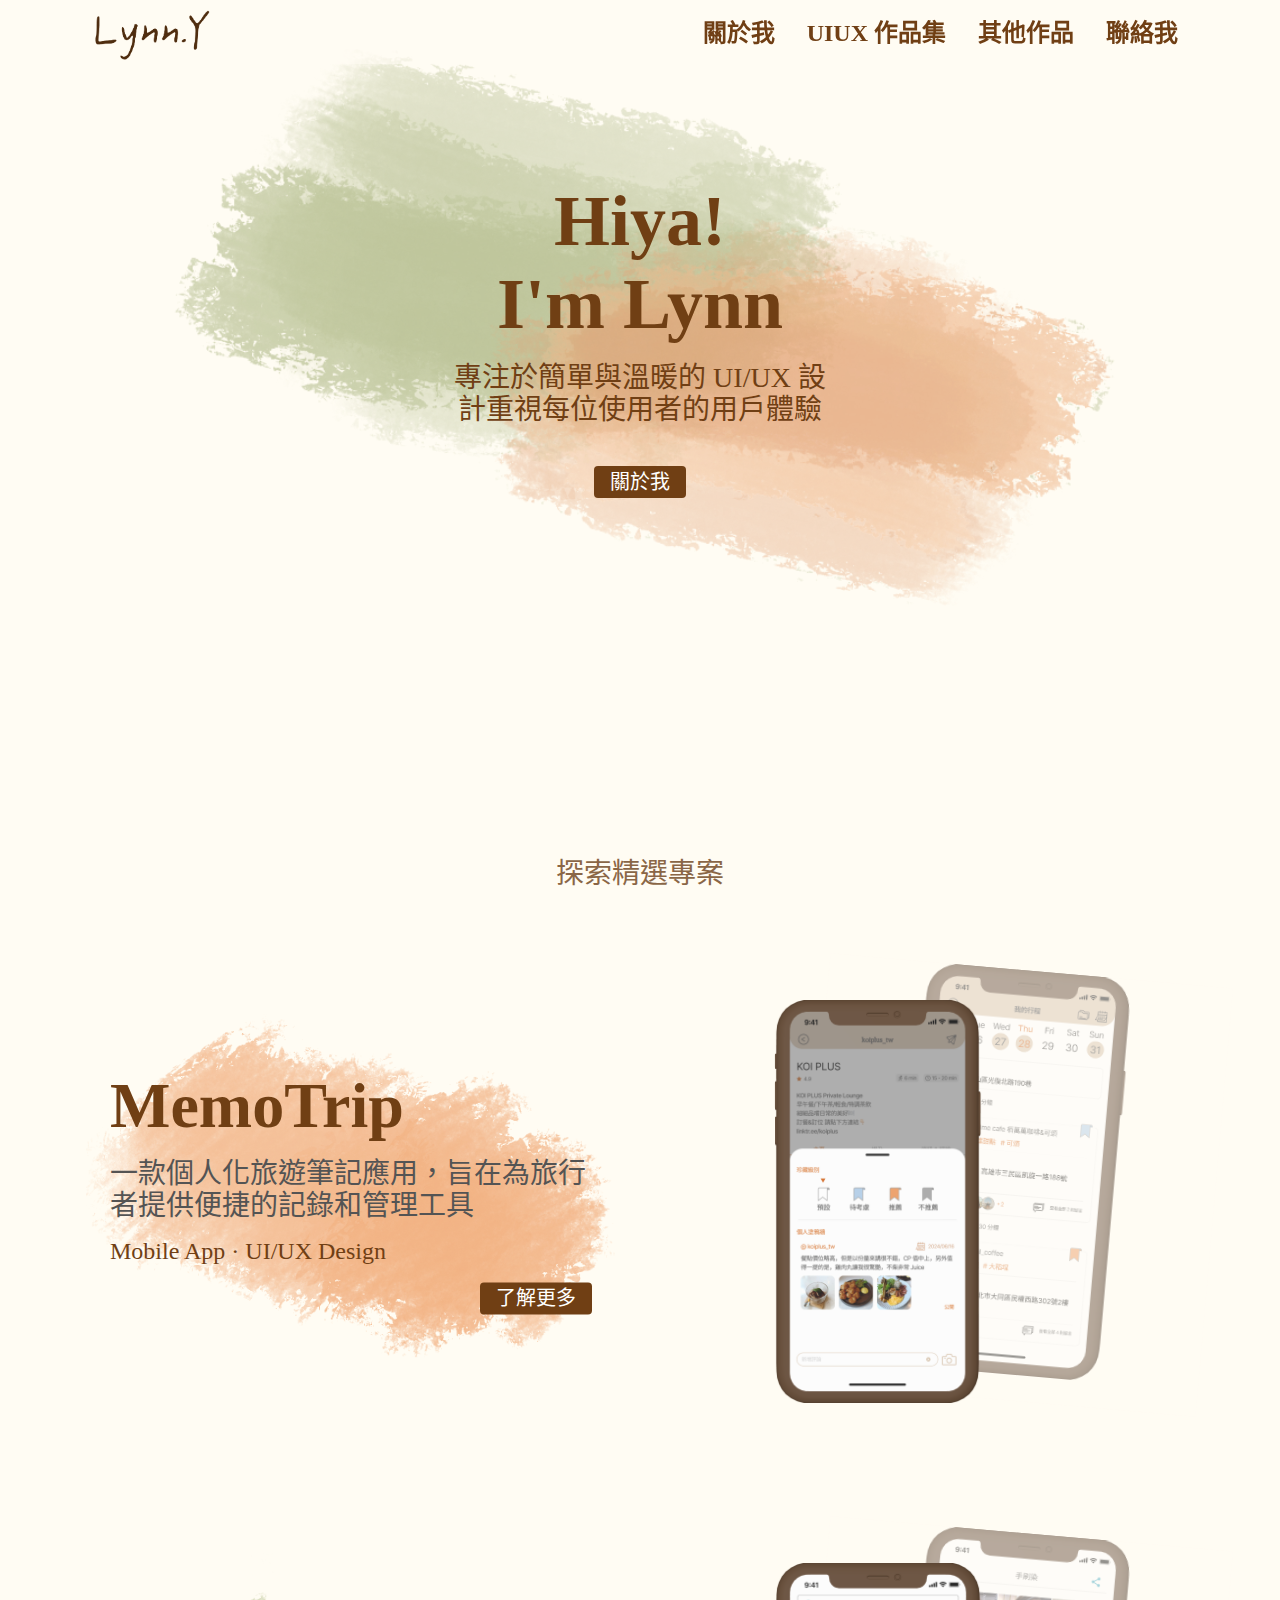
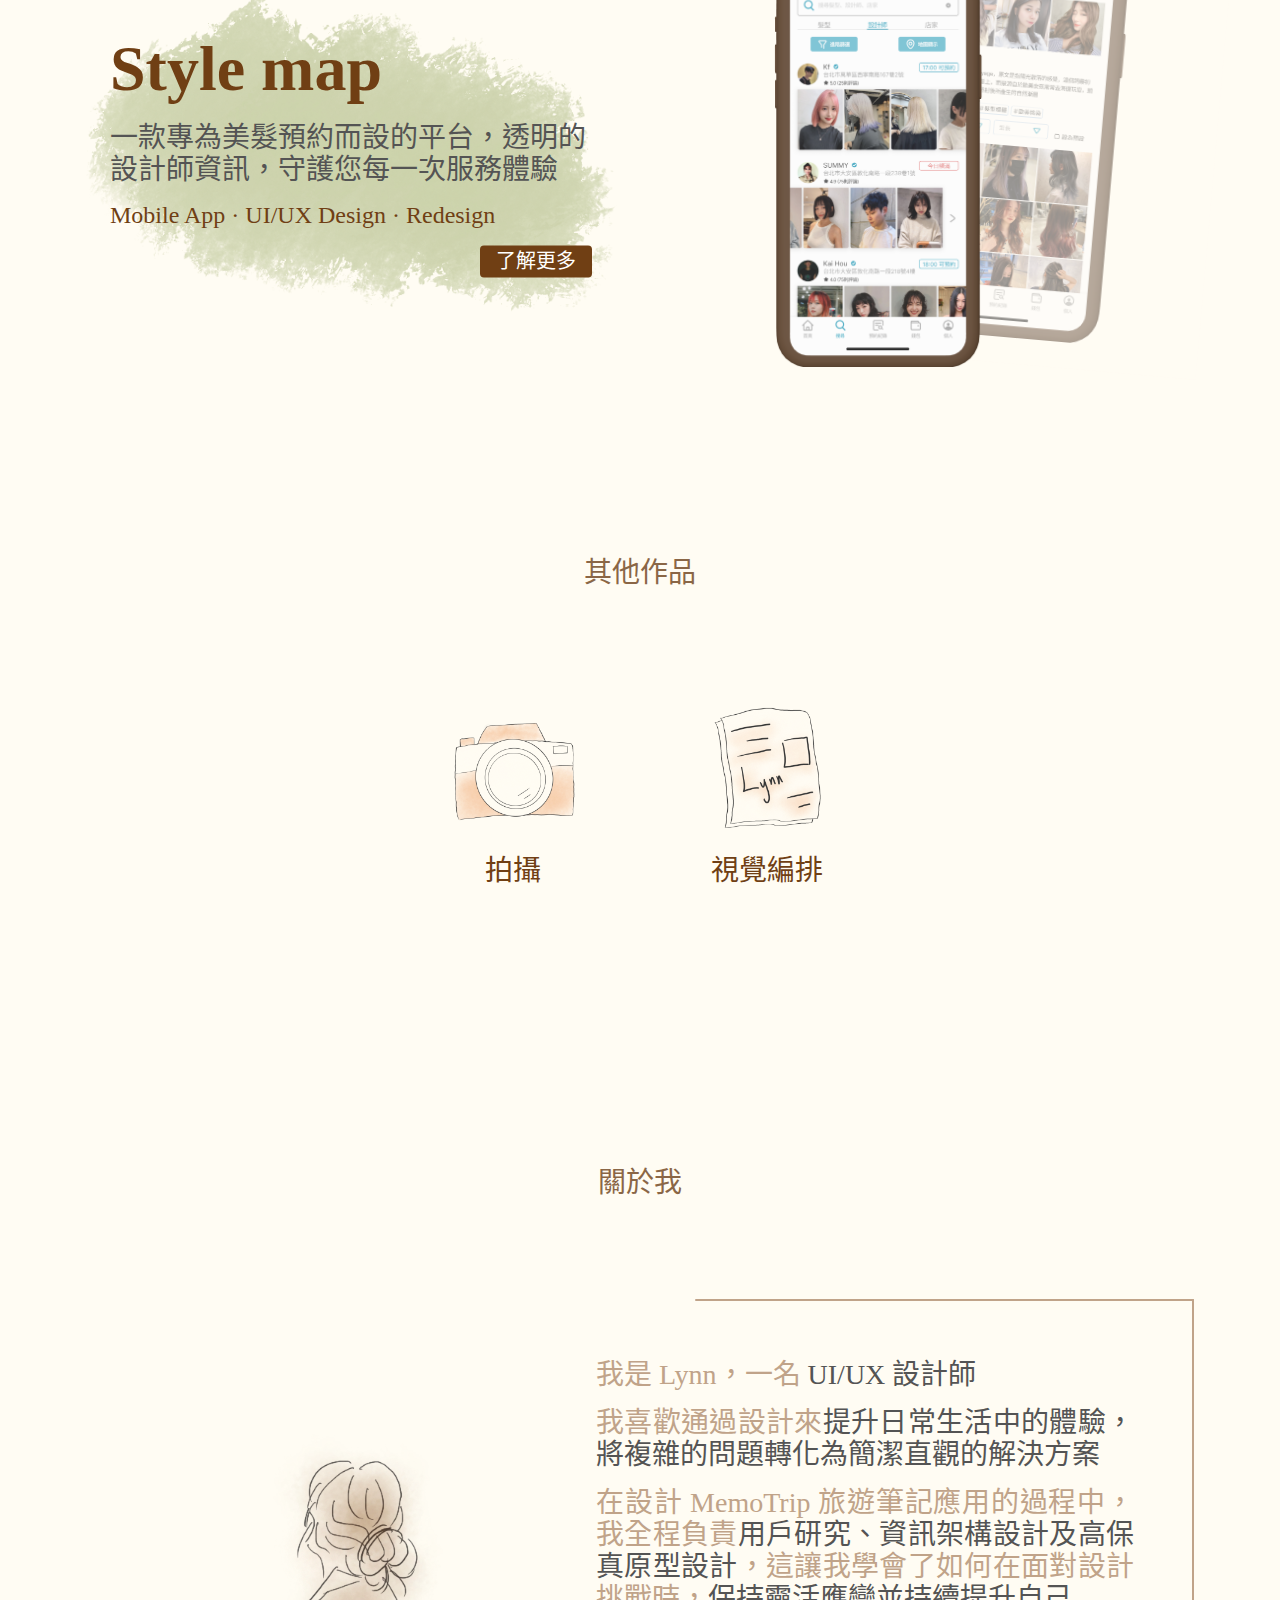
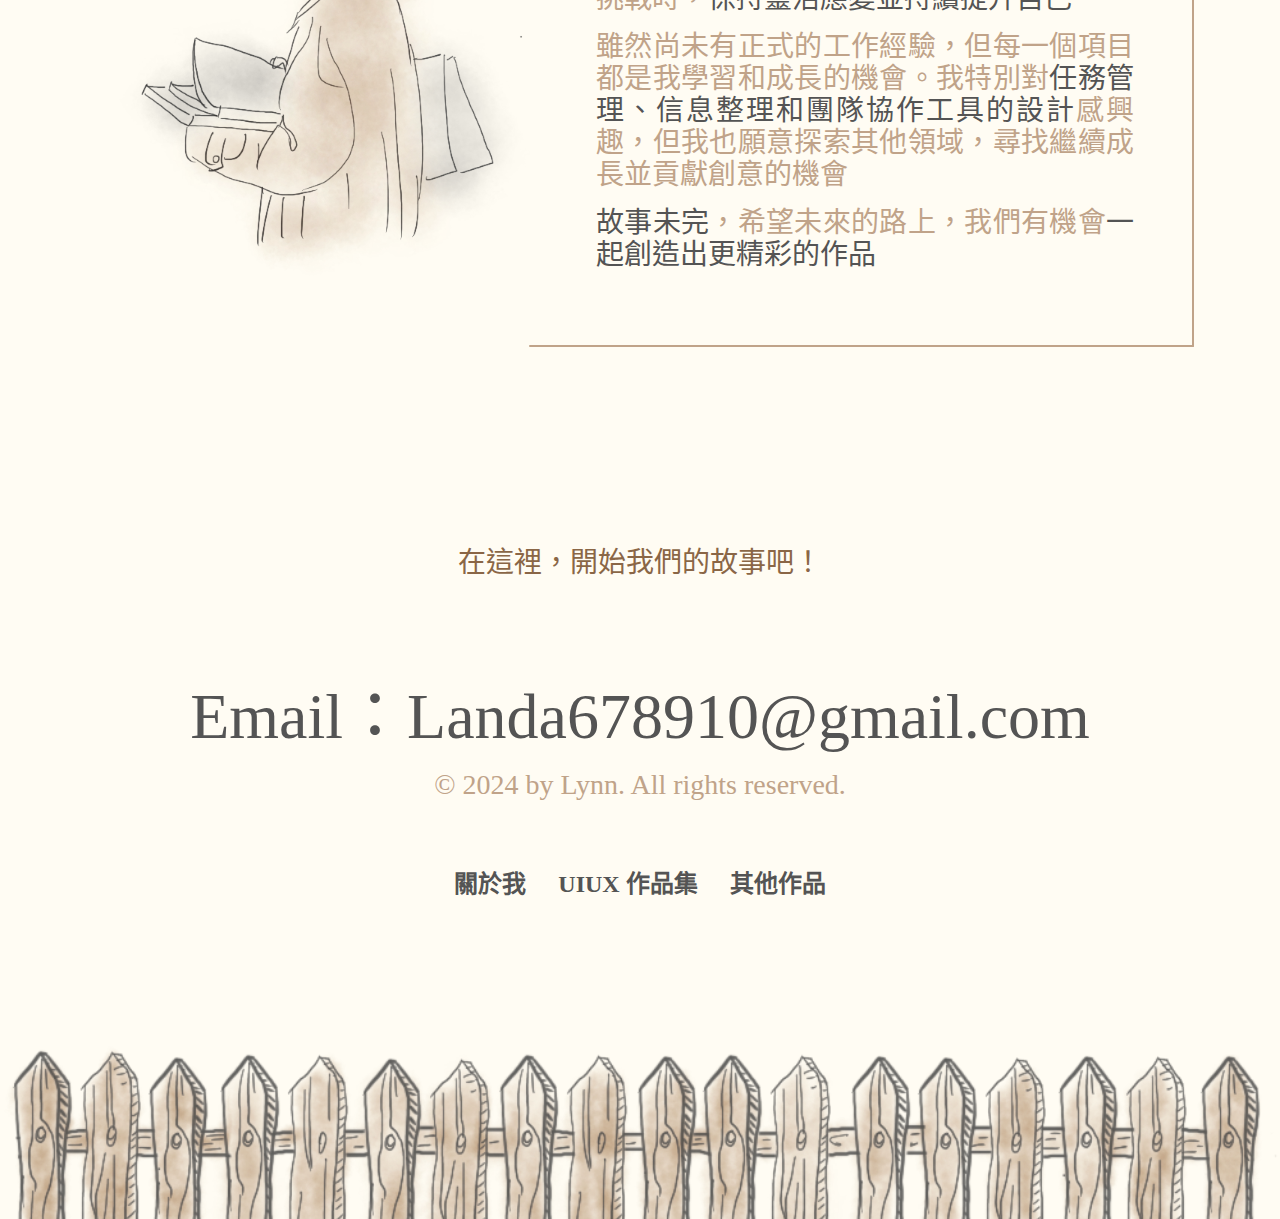
<file: index.html>
<!DOCTYPE html>
<html lang="zh-TW">
<head>
    <meta charset="UTF-8">
    <meta name="viewport" content="width=device-width, initial-scale=1.0">
    <title>Lynn.Y</title>
    <link rel="stylesheet" href="./CSS/normalize.css">
    <link rel="stylesheet" href="./CSS/style.css">
</head>
<body>
    <div class="wrapper">
        <!-- Start header -->
        <header class="header">
            <div class="navbar">
                <div class="container">
                    <a href="#home" class="logo">
                        <h1>Lynn.Y 個人作品集</h1>
                    </a>
                    <div id="popup-menu" class="nav ">
                        <div class="nav-item">
                            <a href="#about" class="nav-link">關於我</a>
                        </div>
                        <div class="nav-item">
                            <a href="#project" class="nav-link">UIUX 作品集</a>
                        </div>
                        <div class="nav-item">
                            <a href="#work" class="nav-link">其他作品</a>
                        </div>
                        <div class="nav-item">
                            <a href="#contact" class="nav-link">聯絡我</a>
                        </div>
                        <a href="#!" class="close-btn"></a>
                    </div>
                    <a href="#popup-menu" class="menu-toggle"></a>
                </div>
            </div>
        </header>
        <!-- End header -->

        <!-- Start main -->
        <!-- Start jumbotron -->
        <section class="main">
            <span id="home" class="jumbotron">
                <div class="container">
                    <div class="bg-image">
                        <h1 class="title">Hiya!<br>I'm Lynn</h1>
                        <p class="para">專注於簡單與溫暖的 UI/UX 設計重視每位使用者的用戶體驗</p>
                        <div class="btn-group-center">
                            <a href="#about" class="btn btn-primary">關於我</a>
                        </div>
                    </div>
                </div>
            </span>
        </section>
        <!-- End jumbotron -->

        <!-- Start project -->
        <div id="project" class="hero">
            <div class="container">
                <div class="section-intro">
                    <p class="title">探索精選專案</p>
                </div>
                <div class="project-item">
                    <div class="row">
                        <div class="col-lg-6 col-md-12 visible-768">
                            <div class="project-image-group">
                                <div class="project-image-container">
                                    <div class="image" style="background-image: url(./image/preview/MemoTrip01.png);"></div>
                                </div>
                                <div class="bg"></div>
                                <div class="project-image-container">
                                    <div class="image" style="background-image: url(./image/preview/MemoTrip02.png);"></div>
                                </div>
                            </div>
                        </div>
                        <div class="col-lg-6 col-md-12">
                            <div class="image-container">
                                <div class="image" style="background-image: url(./image/bg/orange.png);"></div>
                            </div>
                            <div class="preview">
                                <h2 class="title">MemoTrip</h2>
                                <p class="para">一款個人化旅遊筆記應用，旨在為旅行者提供便捷的記錄和管理工具</p>
                                <p class="subtitle">Mobile App · UI/UX Design</p>
                                <div class="btn-group-right">
                                    <a href="MemoTrip.html" class="btn btn-primary">了解更多</a>
                                </div>
                            </div>    
                        </div>
                        <div class="col-lg-6 col-md-12 hidden-768">
                            <div class="project-image-group">
                                <div class="project-image-container">
                                    <div class="image" style="background-image: url(./image/preview/MemoTrip01.png);"></div>
                                </div>
                                <div class="bg"></div>
                                <div class="project-image-container">
                                    <div class="image" style="background-image: url(./image/preview/MemoTrip02.png);"></div>
                                </div>
                            </div>
                        </div>
                    </div>
                </div>
                <div class="project-item">
                    <div class="row">
                        <div class="col-lg-6 col-md-12 visible-768">
                            <div class="project-image-group">
                                <div class="project-image-container">
                                    <div class="image" style="background-image: url(./image/preview/Style\ map02.png);"></div>
                                </div>
                                <div class="bg"></div>
                                <div class="project-image-container">
                                    <div class="image" style="background-image: url(./image/preview/Style\ map01.png);"></div>
                                </div>
                            </div>
                        </div>
                        <div class="col-lg-6 col-md-12">
                            <div class="image-container">
                                <div class="image" style="background-image: url(./image/bg/green.png);"></div>
                            </div>
                            <div class="preview">
                                <h2 class="title">Style map</h2>
                                <p class="para">一款專為美髮預約而設的平台，透明的設計師資訊，守護您每一次服務體驗</p>
                                <p class="subtitle">Mobile App · UI/UX Design · Redesign</p>
                                <div class="btn-group-right">
                                    <a href="Stylemap.html" class="btn btn-primary">了解更多</a>
                                </div>
                            </div>    
                        </div>
                        <div class="col-lg-6 col-md-12 hidden-768">
                            <div class="project-image-group">
                                <div class="project-image-container">
                                    <div class="image" style="background-image: url(./image/preview/Style\ map02.png);"></div>
                                </div>
                                <div class="bg"></div>
                                <div class="project-image-container">
                                    <div class="image" style="background-image: url(./image/preview/Style\ map01.png);"></div>
                                </div>
                            </div>
                        </div>
                    </div>
                </div>
            </div>
        </div>
        <!-- End project -->
         
        <!-- Start work -->
        <div class="container">
            <div id="work" class="link-box"></div>
            <div class="section-intro">
                <p class="title">其他作品</p>
            </div>
            <div class="work-icon-group">
                <a href="./other-works.html#photo" class="work-item">
                    <div class="icon-xl" style="background-image: url(./image/preview/Photography.png);"></div>
                    <p class="title">拍攝</p>
                </a>
                <a href="./other-works.html#poster" class="work-item">
                    <div class="icon-xl" style="background-image: url(./image/preview/Posters.png);"></div>
                    <p class="title">視覺編排</p>
                </a>
            </div>
        </div>   
        <!-- End work -->
         
        <!-- Start about -->
        <div id="about" class="hero">
            <div class="container">
                <div class="section-intro">
                    <p class="title">關於我</p>
                </div>
                <div class="about">
                    <span class="border-top"></span>
                    <span class="border-right"></span>
                    <span class="border-bottom"></span>
                    <div class="image-container hidden-900">
                        <div class="image" style="background-image: url(./image/bg/about.png);"></div>
                    </div>
                    <div class="para-container">
                        <p class="para">我是 Lynn，一名 <span>UI/UX 設計師</span></p>
                        <p class="para">我喜歡通過設計來<span>提升日常生活中的體驗，將複雜的問題轉化為簡潔直觀的解決方案</span></p>
                        <p class="para">在設計 MemoTrip 旅遊筆記應用的過程中，我全程負責<span>用戶研究、資訊架構設計及高保真原型設計</span>，這讓我學會了如何在面對設計挑戰時，<span>保持靈活應變並持續提升自己</span></p>
                        <p class="para">雖然尚未有正式的工作經驗，但每一個項目都是我學習和成長的機會。我特別對<span>任務管理、信息整理和團隊協作工具的設計</span>感興趣，但我也願意探索其他領域，尋找繼續成長並貢獻創意的機會</p>
                        <p class="para"><span>故事未完</span>，希望未來的路上，我們有機會<span>一起創造出更精彩的作品</span></p>
                    </div>
                    <div class="image-container visible-900 ">
                        <div class="image" style="background-image: url(./image/bg/about.png);"></div>
                    </div>
                </div>
            </div>
        </div>
        <!-- End about -->

        <!-- End main -->

        
        <!-- Start contact & footer -->
        <div class="contact">
            <div id="contact"  class="link-box"></div>
            <div class="section-intro">
                <p class="title">在這裡，開始我們的故事吧！</p>
            </div>
            <div class="info-group">
                <p class="info">Email：Landa678910@gmail.com</p>
                <p class="copyright">© 2024 by Lynn. All rights reserved.</p>
            </div>
            <div class="nav">
                <div class="nav-item">
                    <a href="#about" class="nav-link">關於我</a>
                </div>
                <div class="nav-item">
                    <a href="#project" class="nav-link">UIUX 作品集</a>
                </div>
                <div class="nav-item">
                    <a href="#work" class="nav-link">其他作品</a>
                </div>
            </div>
            <div class="footer-bg"></div>
        </div>
        <!-- End contact & footer  -->
        

    </div>
</body>
</html>
</file>
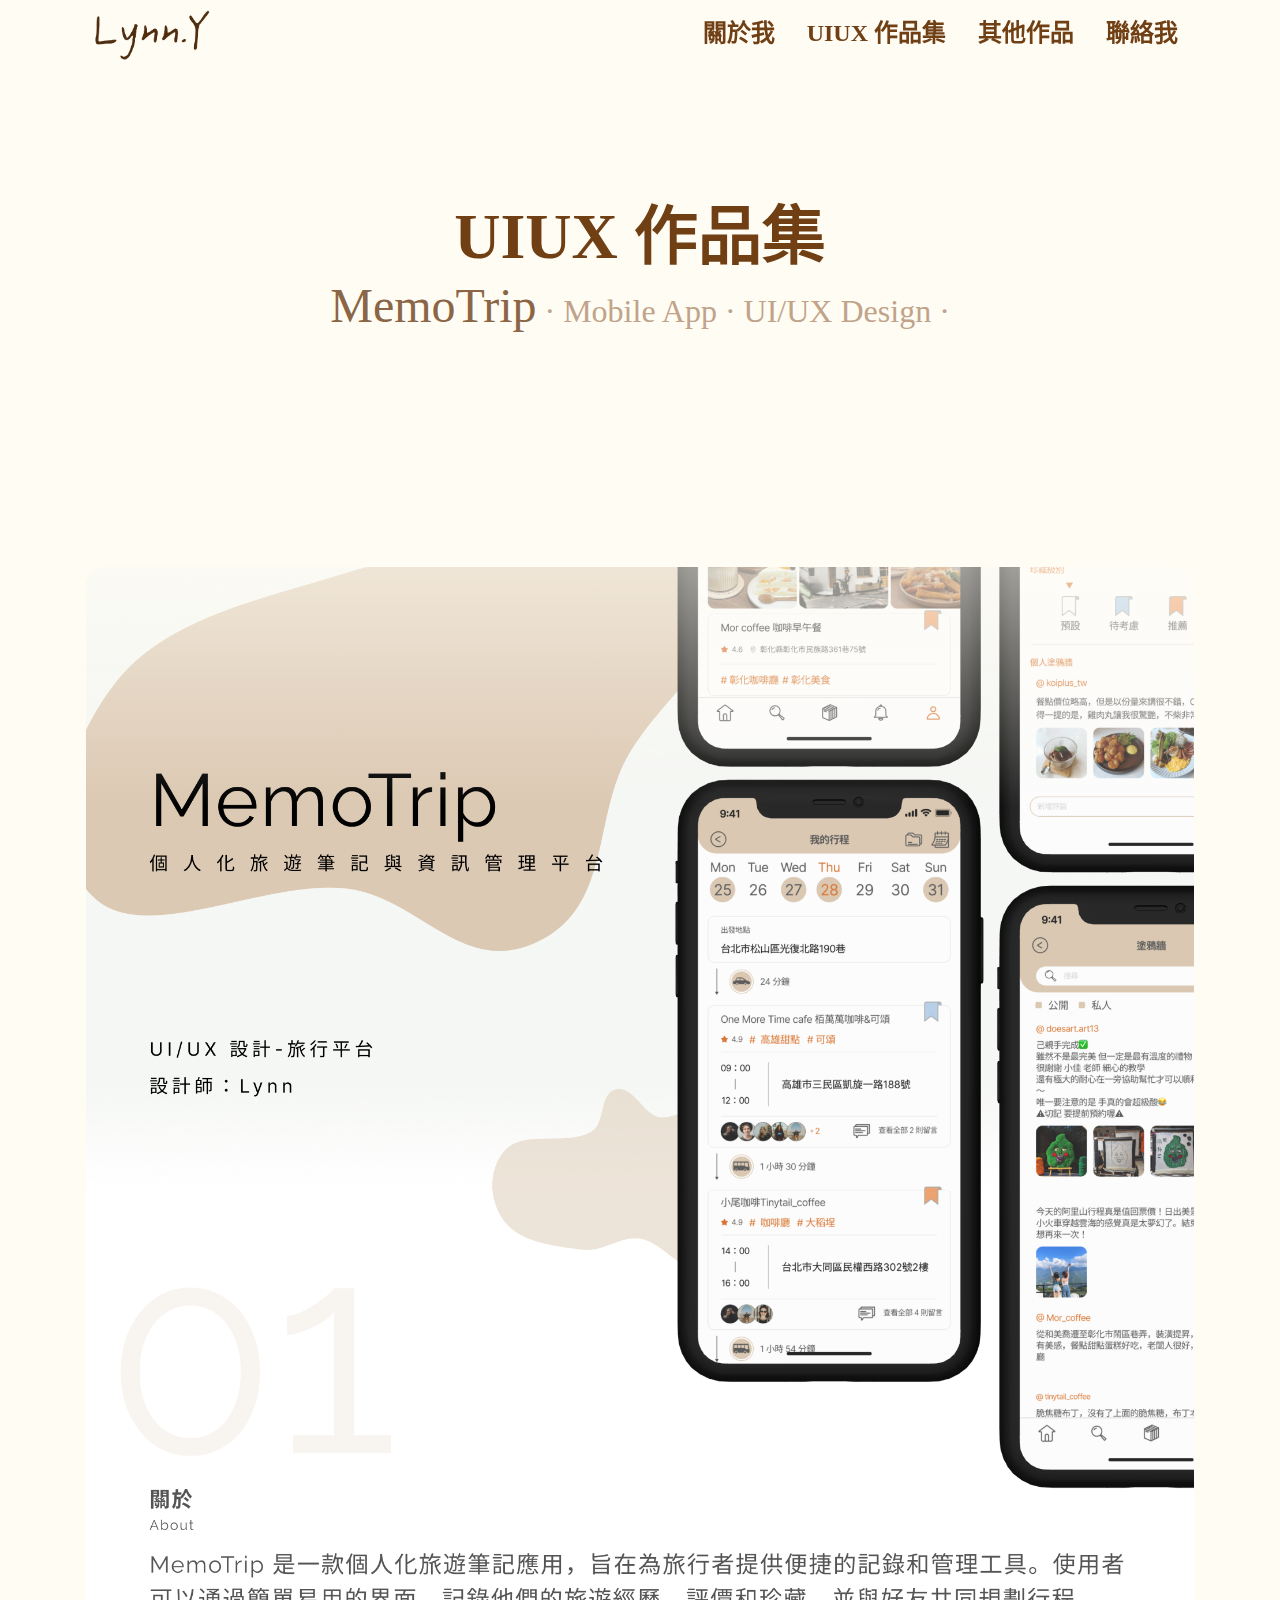
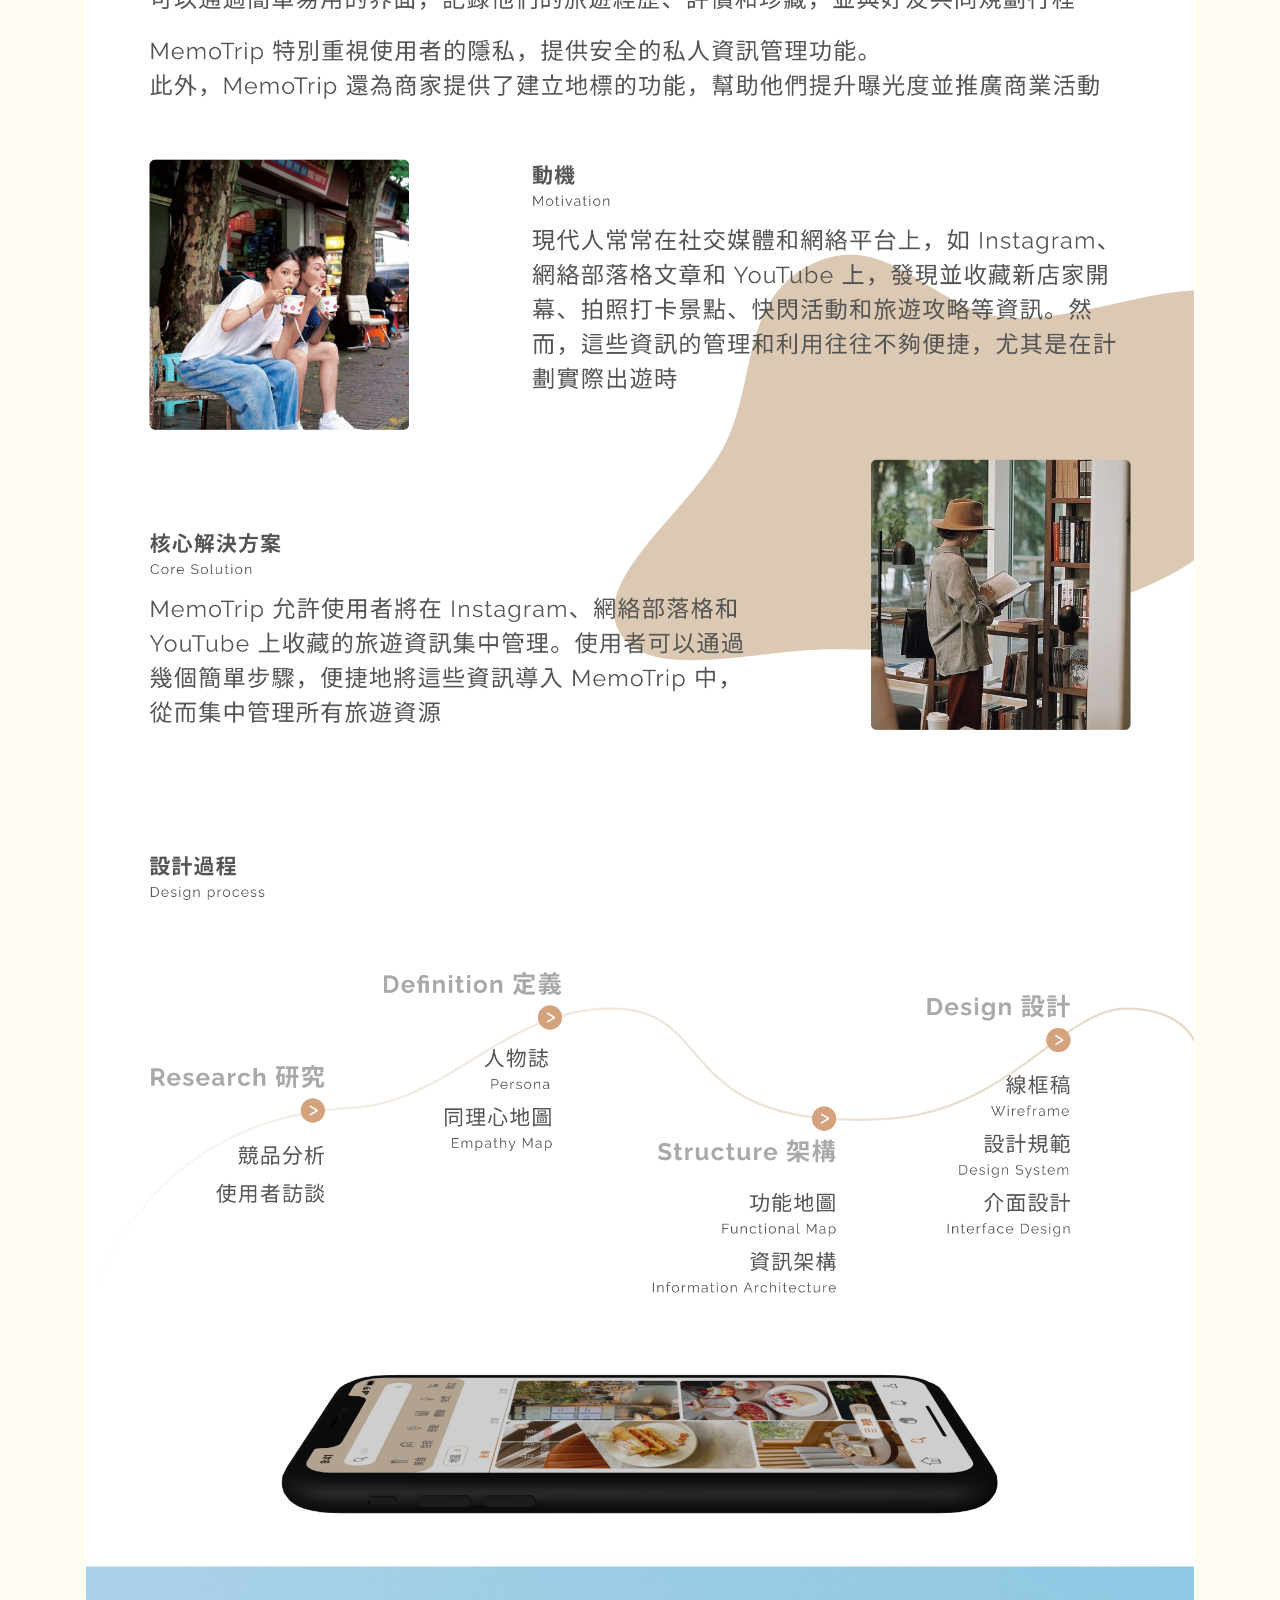
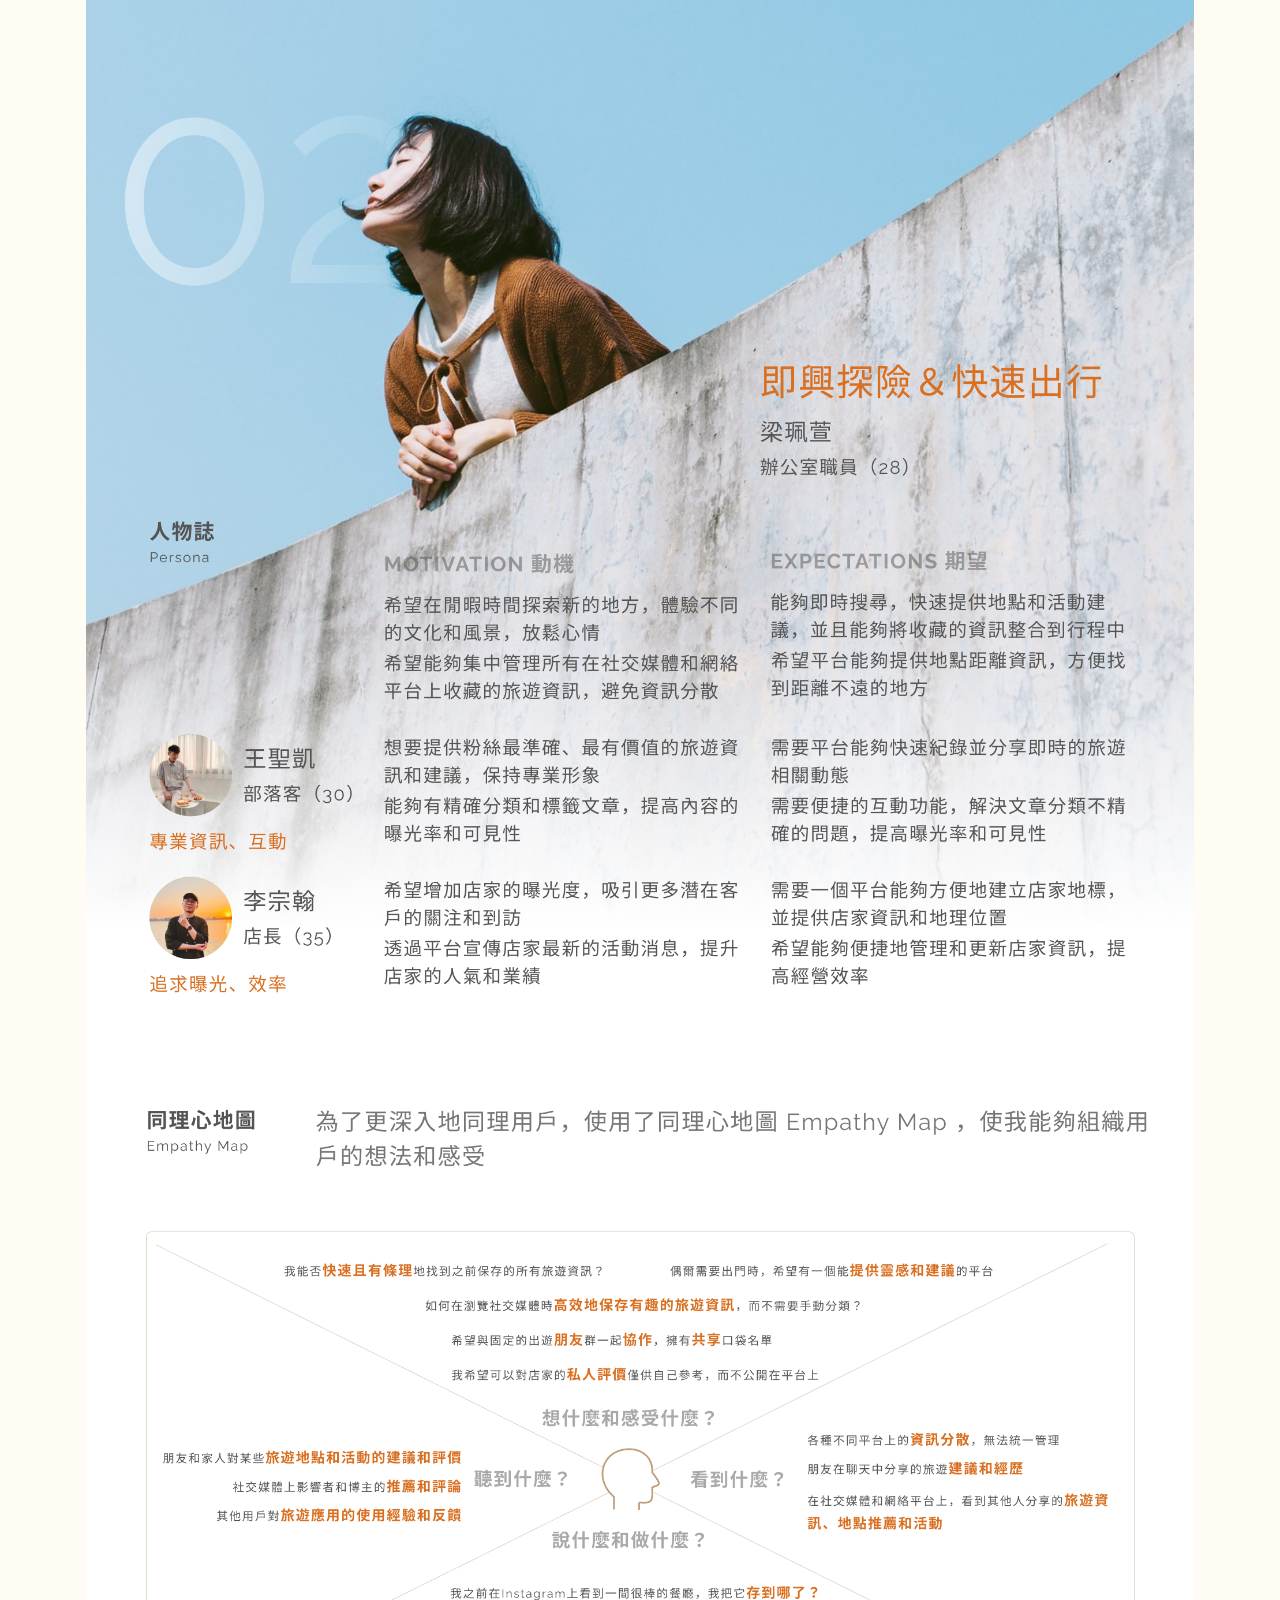
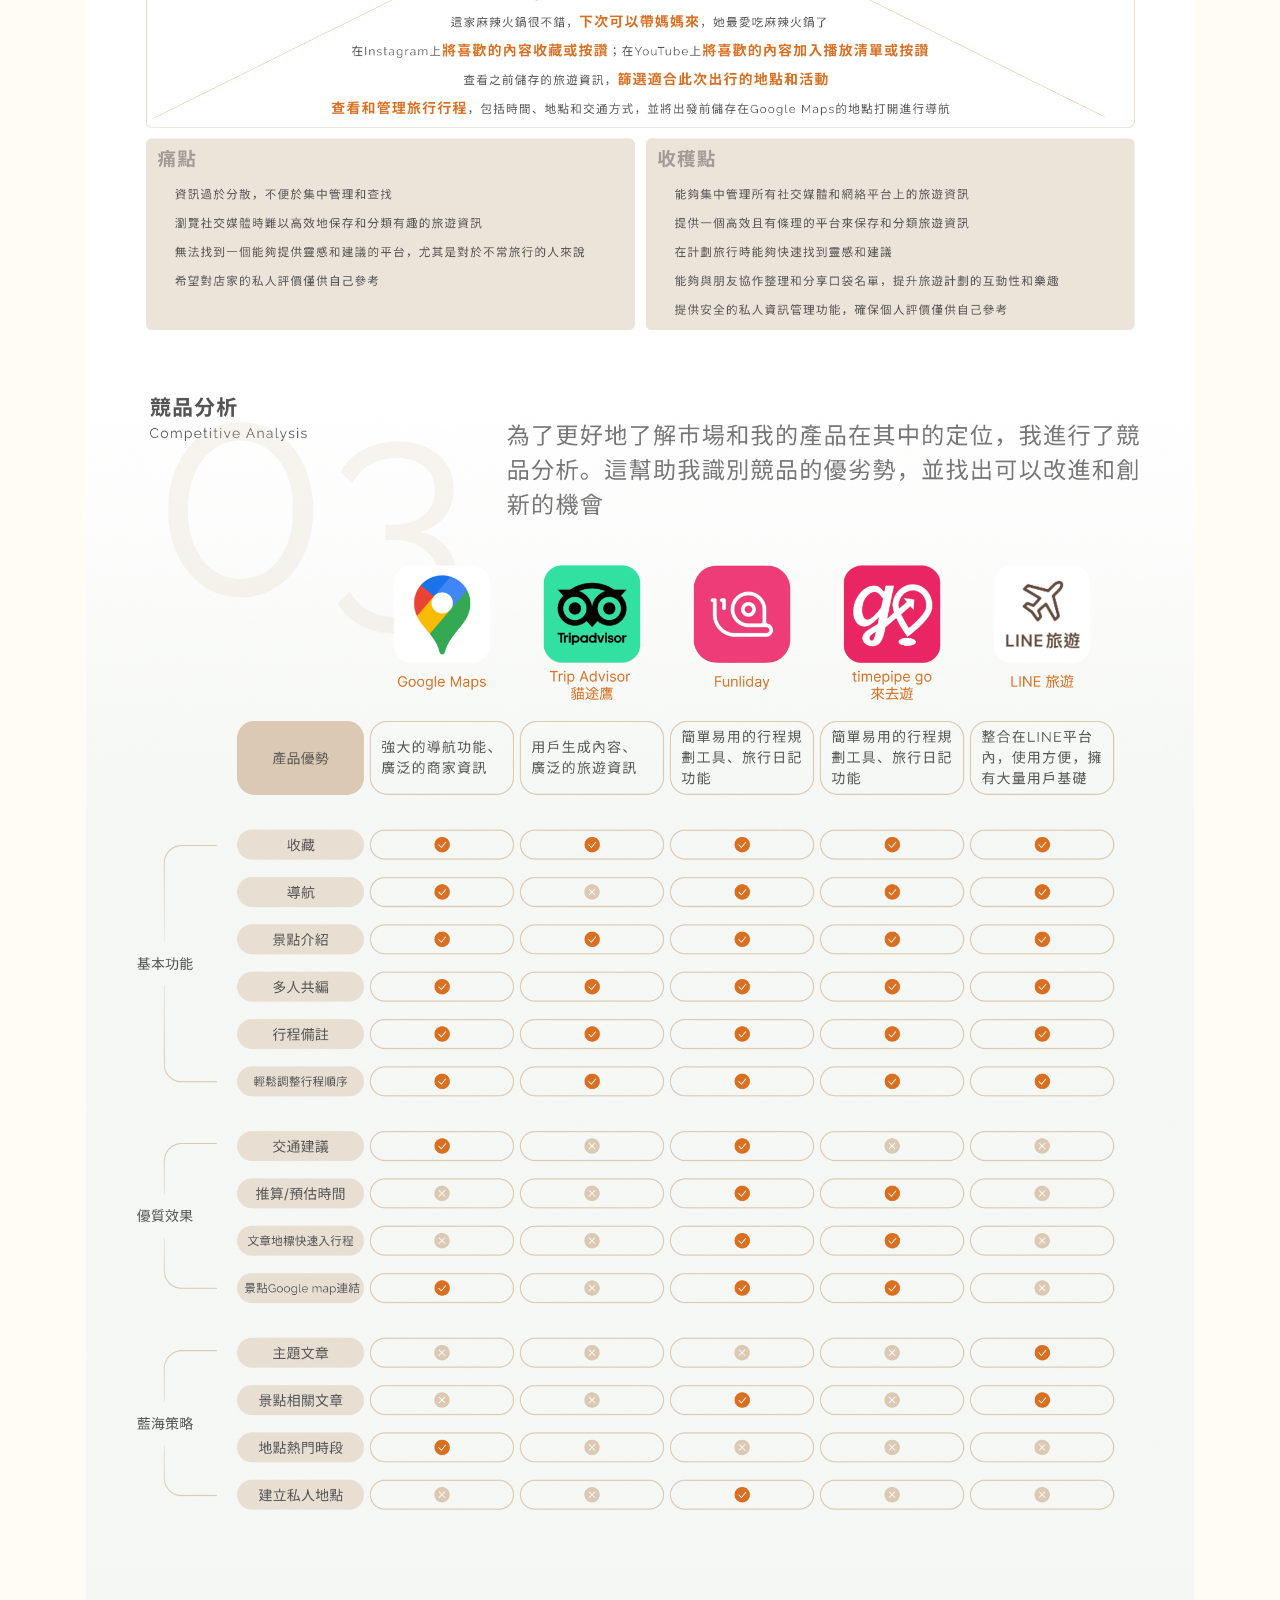
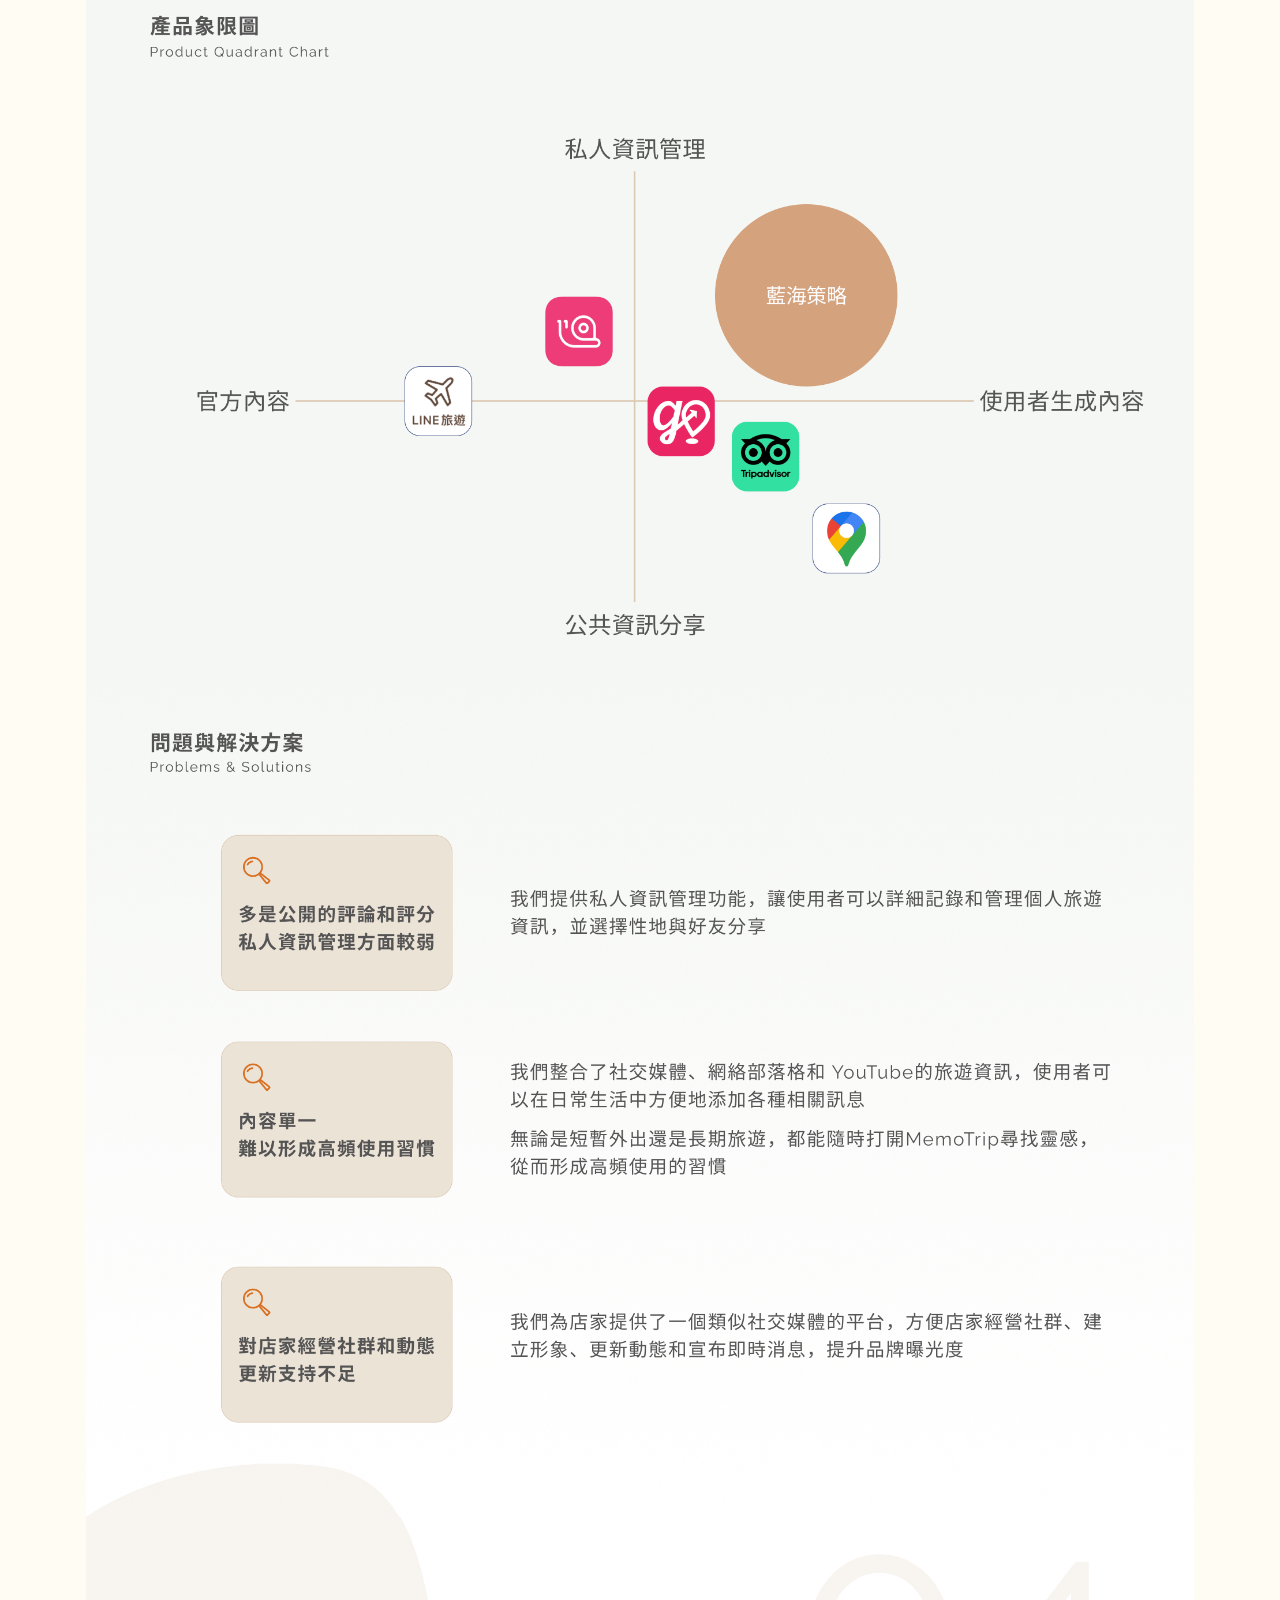
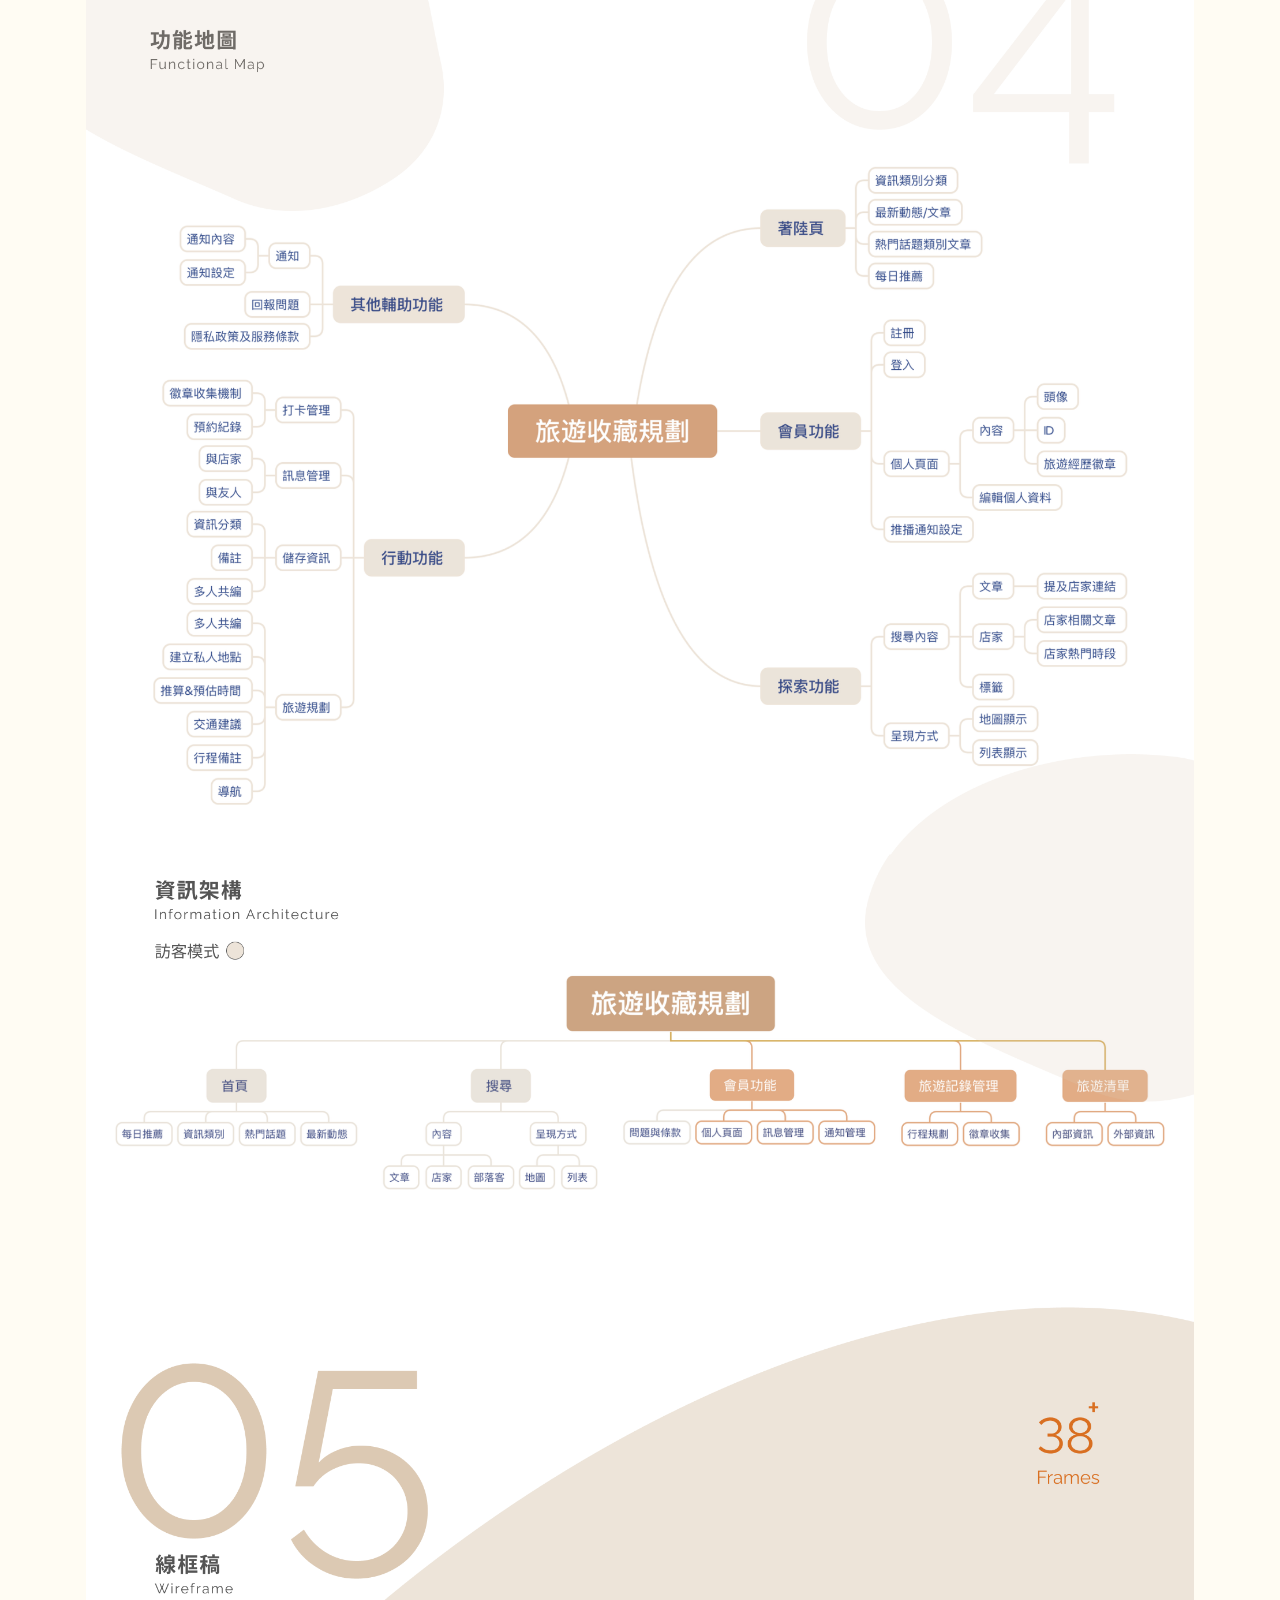
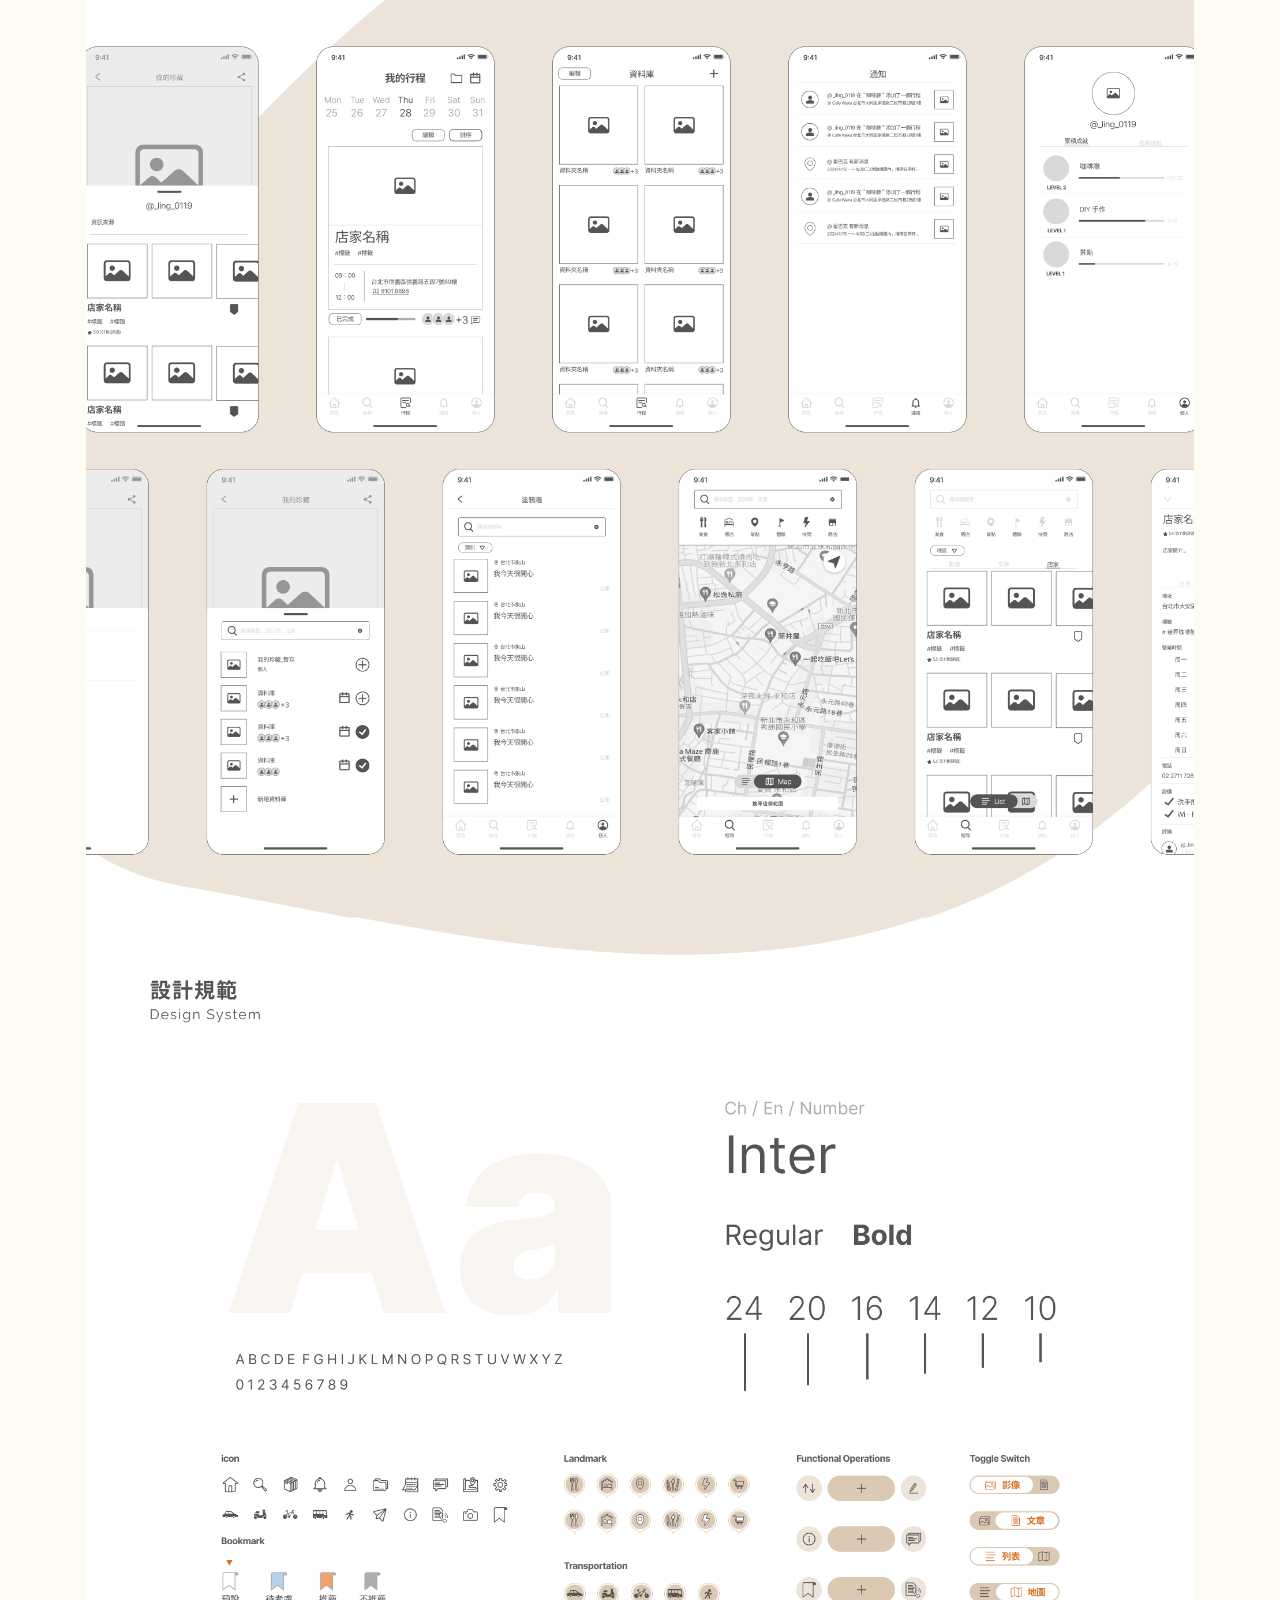
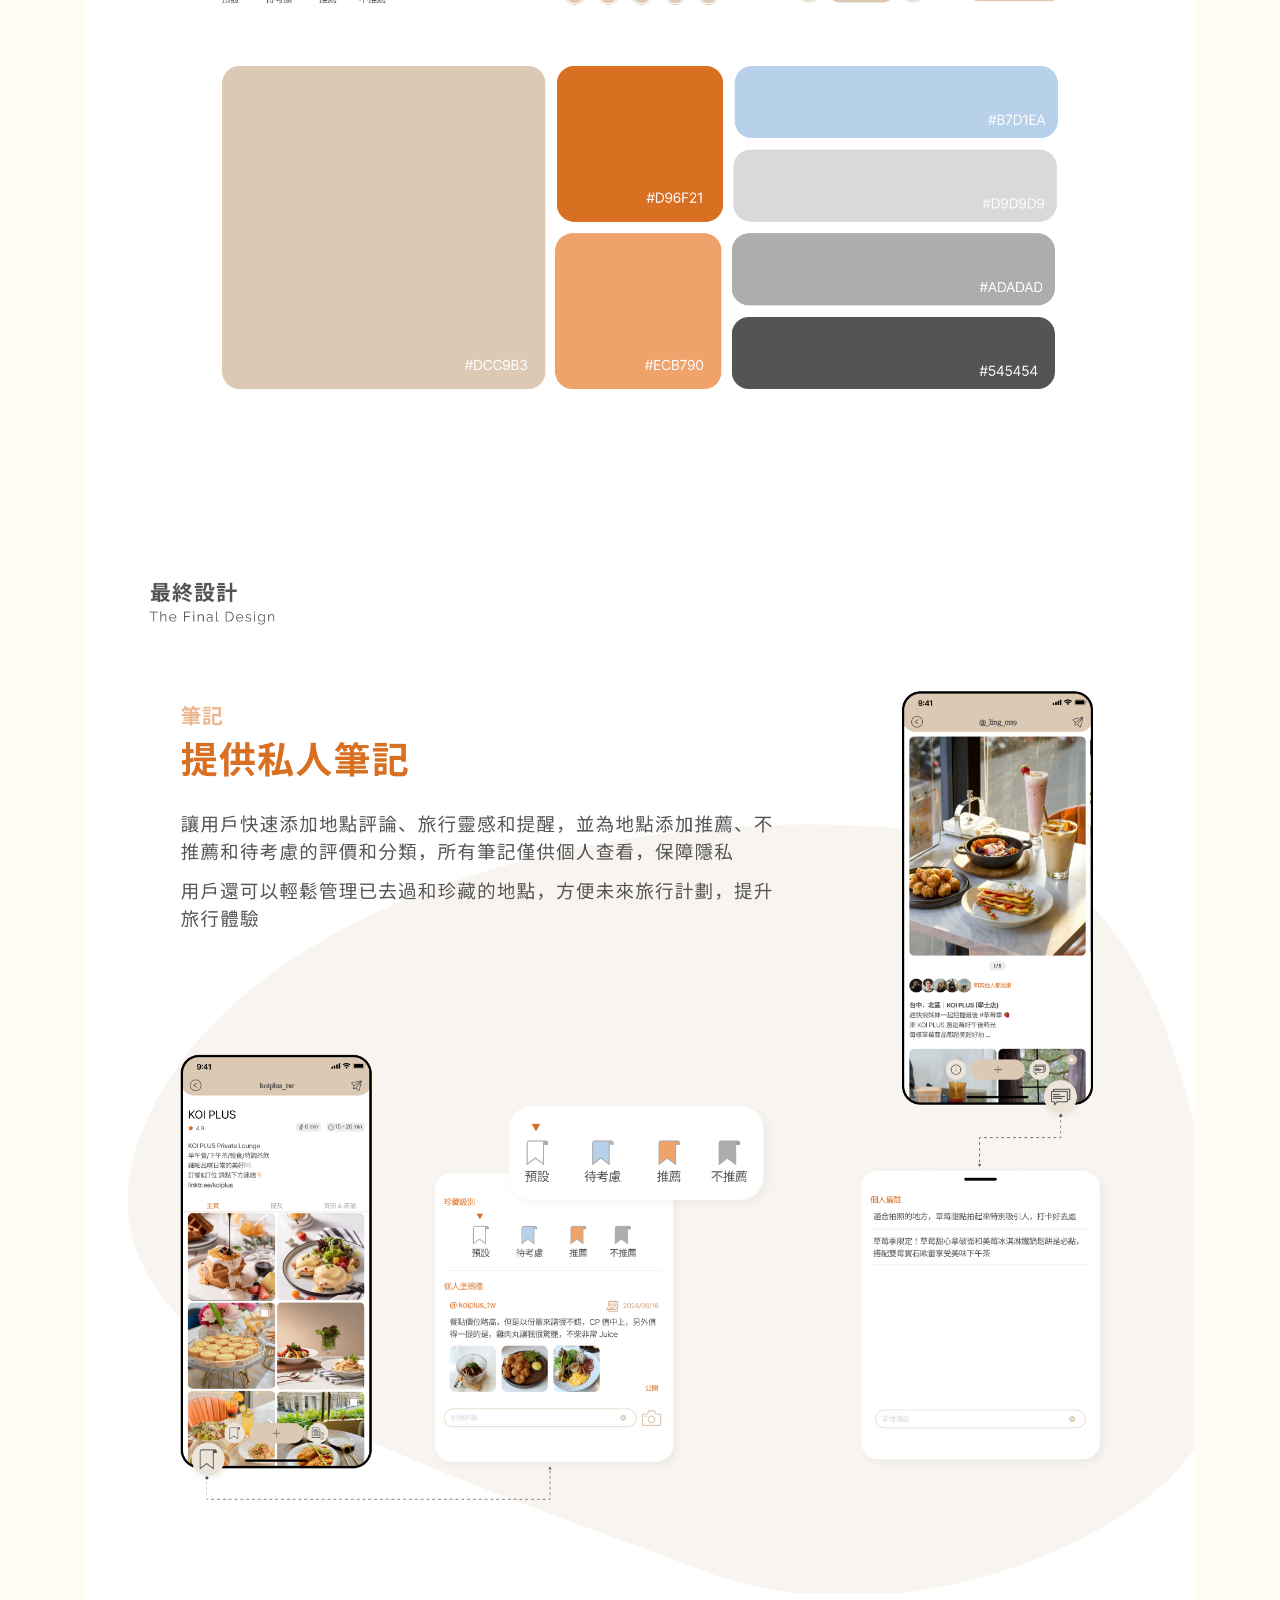
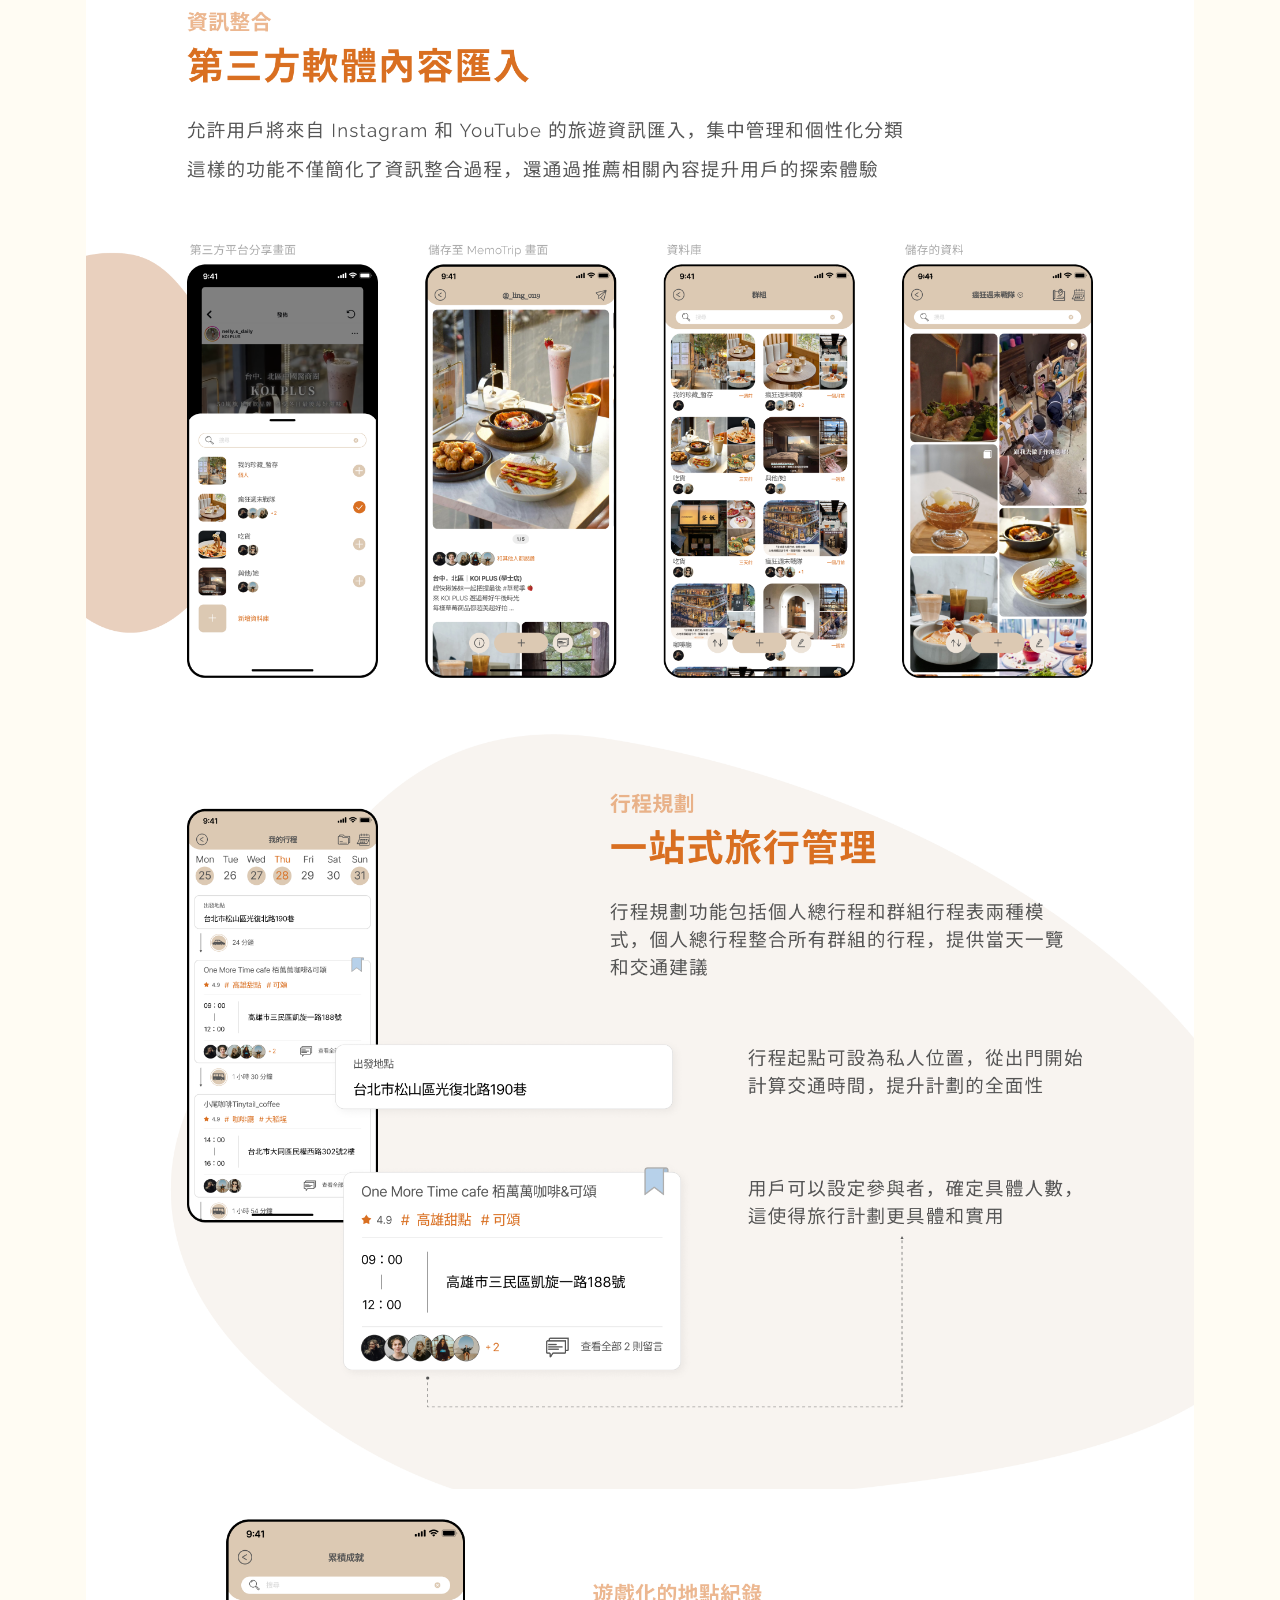
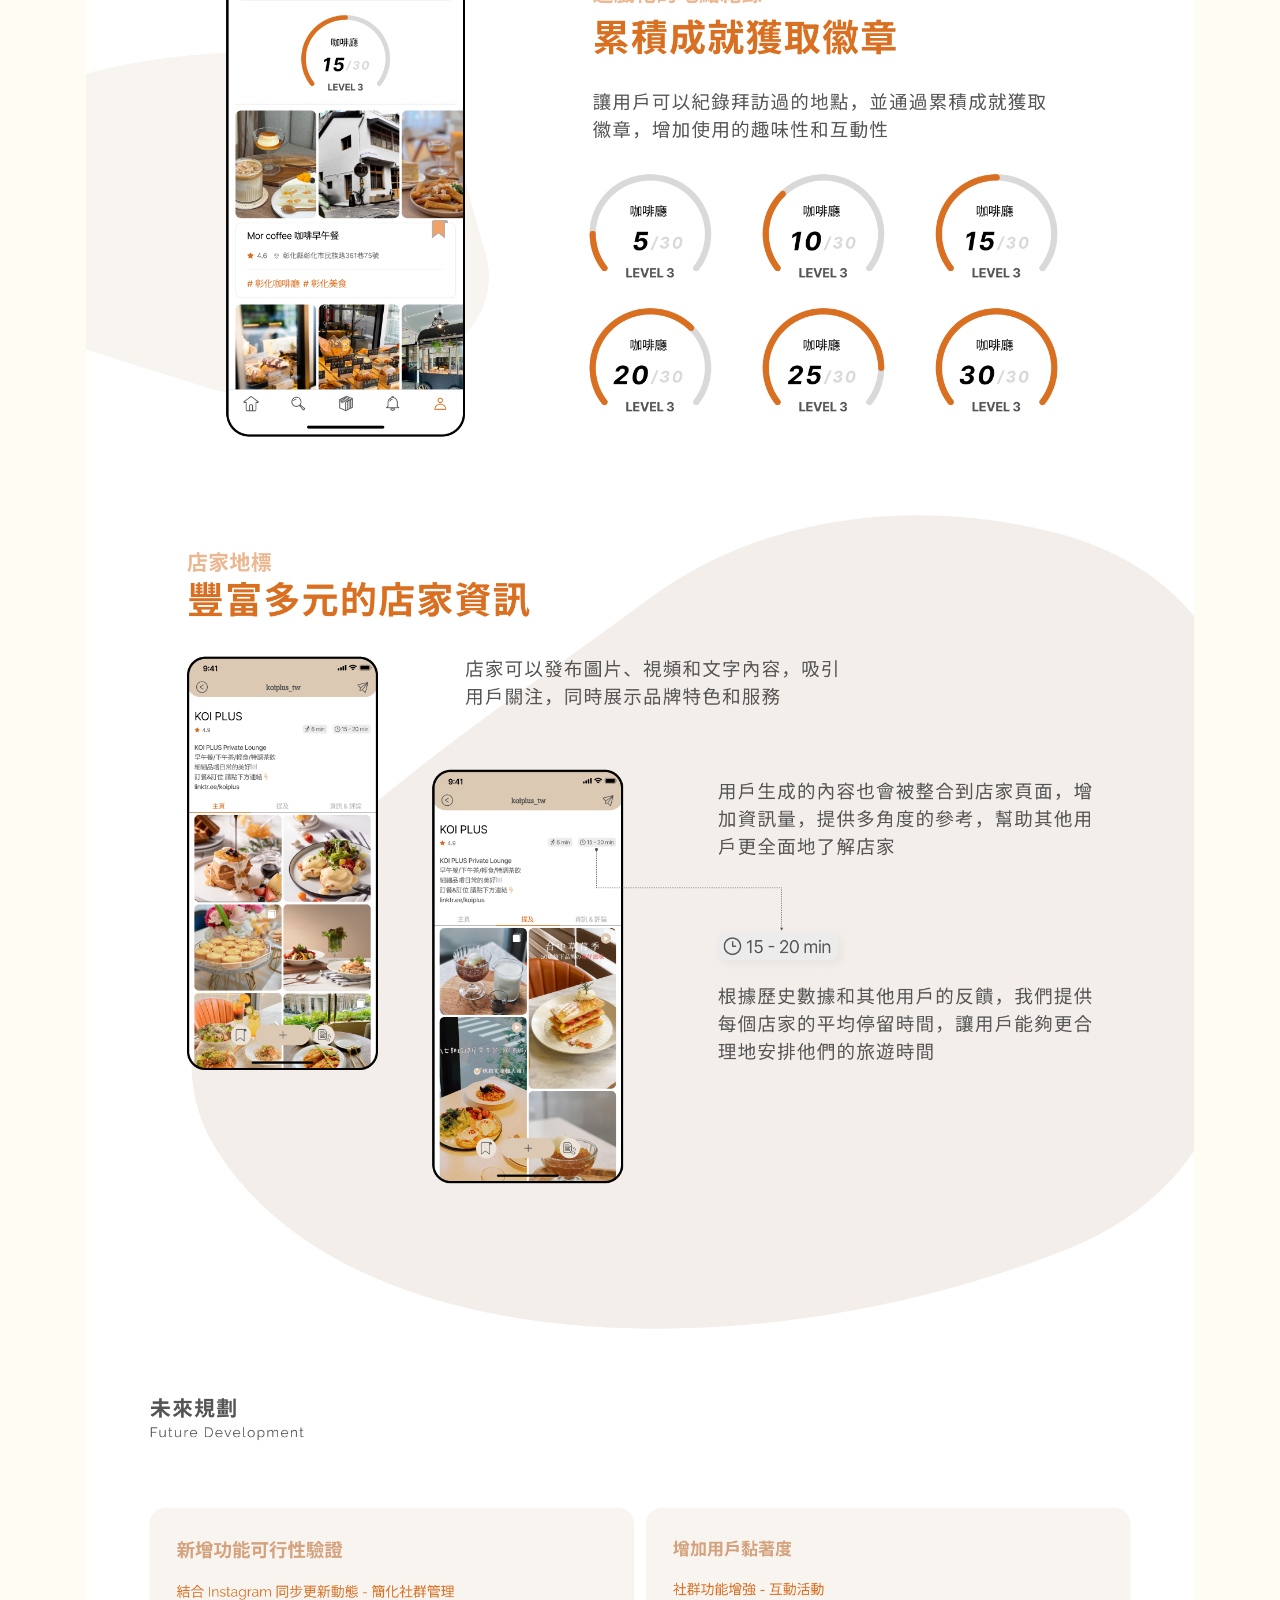
<file: MemoTrip.html>
<!DOCTYPE html>
<html lang="zh-TW">
<head>
    <meta charset="UTF-8">
    <meta name="viewport" content="width=device-width, initial-scale=1.0">
    <title>MemoTrip</title>
    <link rel="stylesheet" href="./CSS/normalize.css">
    <link rel="stylesheet" href="./CSS/style.css">
</head>
<body>
    <div id="MemoTrip" class="wrapper">
        <!-- Start header -->
        <header class="header">
            <div class="navbar">
                <div class="container">
                    <a href="./index.html#home" class="logo">
                        <h1>Lynn.Y 個人作品集</h1>
                    </a>
                    <div id="popup-menu" class="nav ">
                        <div class="nav-item">
                            <a href="./index.html#about" class="nav-link">關於我</a>
                        </div>
                        <div class="nav-item">
                            <a href="./index.html#project" class="nav-link">UIUX 作品集</a>
                        </div>
                        <div class="nav-item">
                            <a href="./index.html#work" class="nav-link">其他作品</a>
                        </div>
                        <div class="nav-item">
                            <a href="./index.html#contact" class="nav-link">聯絡我</a>
                        </div>
                        <a href="#!" class="close-btn"></a>
                    </div>
                    <a href="#popup-menu" class="menu-toggle"></a>
                </div>
            </div>
        </header>
        <!-- End header -->
         
        <!-- Start main -->
        <!-- Start jumbotron -->
        <section class="main">
            <div class="jumbotron-subpage">
                <h1 class="title">UIUX 作品集</h1>
                <p class="para"><span>MemoTrip</span> · Mobile App · UI/UX Design · </p>
            </div>
        </section>
        <!-- End jumbotron -->

        <!-- Start project -->
        <div class="project">
            <div class="hero-sm">
                <div class="container">
                    <div class="project-info-group">
                        <img src="./image/MemoTrip/01.png">
                        <img src="./image/MemoTrip/02.png">
                        <img src="./image/MemoTrip/03.png">
                        <img src="./image/MemoTrip/04.png">
                        <img src="./image/MemoTrip/05.png">
                        <img src="./image/MemoTrip/06.png">
                        <img src="./image/MemoTrip/07.png">
                        <img src="./image/MemoTrip/08.png">
                        <img src="./image/MemoTrip/09.png">
                        <img src="./image/MemoTrip/10.png">
                        <img src="./image/MemoTrip/11.png">
                        <img src="./image/MemoTrip/12.png">
                        <img src="./image/MemoTrip/13.png">
                        <img src="./image/MemoTrip/14.png">
                        <img src="./image/MemoTrip/15.png">
                        <img src="./image/MemoTrip/16.png">
                        <img src="./image/MemoTrip/17.png">
                    </div>
                </div>
            </div>
        </div>
        <!-- End project -->

        <!-- Start project -->
        <div class="hero">
            <div class="container">
                <div class="section-intro">
                    <p class="title">其他專案</p>
                </div>
                <div class="project-item">
                    <div class="row">
                        <div class="col-lg-6 col-md-12 visible-768">
                            <div class="project-image-group">
                                <div class="project-image-container">
                                    <div class="image" style="background-image: url(./image/preview/Style\ map02.png);"></div>
                                </div>
                                <div class="bg"></div>
                                <div class="project-image-container">
                                    <div class="image" style="background-image: url(./image/preview/Style\ map01.png);"></div>
                                </div>
                            </div>
                        </div>
                        <div class="col-lg-6 col-md-12">
                            <div class="image-container">
                                <div class="image" style="background-image: url(./image/bg/green.png);"></div>
                            </div>
                            <div class="preview">
                                <h2 class="title">Style map</h2>
                                <p class="para">一款專為美髮預約而設的平台，透明的設計師資訊，守護您每一次服務體驗</p>
                                <p class="subtitle">Mobile App · UI/UX Design · Redesign</p>
                                <div class="btn-group-right">
                                    <a href="Stylemap.html" class="btn btn-primary">了解更多</a>
                                </div>
                            </div>    
                        </div>
                        <div class="col-lg-6 col-md-12 hidden-768">
                            <div class="project-image-group">
                                <div class="project-image-container">
                                    <div class="image" style="background-image: url(./image/preview/Style\ map02.png);"></div>
                                </div>
                                <div class="bg"></div>
                                <div class="project-image-container">
                                    <div class="image" style="background-image: url(./image/preview/Style\ map01.png);"></div>
                                </div>
                            </div>
                        </div>
                    </div>
                </div>
            </div>
        </div>
        <!-- End project -->

        <!-- End main -->

        <!-- Start contact & footer -->
        <div class="contact">
            <div class="section-intro">
                <p class="title">在這裡，開始我們的故事吧！</p>
            </div>
            <div class="info-group">
                <p class="info">Email：Landa678910@gmail.com</p>
                <p class="copyright">© 2024 by Lynn. All rights reserved.</p>
            </div>
            <div class="nav">
                <div class="nav-item">
                    <a href="./index.html#about" class="nav-link">關於我</a>
                </div>
                <div class="nav-item">
                    <a href="./index.html#project" class="nav-link">UIUX 作品集</a>
                </div>
                <div class="nav-item">
                    <a href="./index.html#work" class="nav-link">其他作品</a>
                </div>
            </div>
            <div class="footer-bg"></div>
        </div>
        <!-- End contact & footer  -->

        
        
        

    </div>
</body>
</html>
</file>
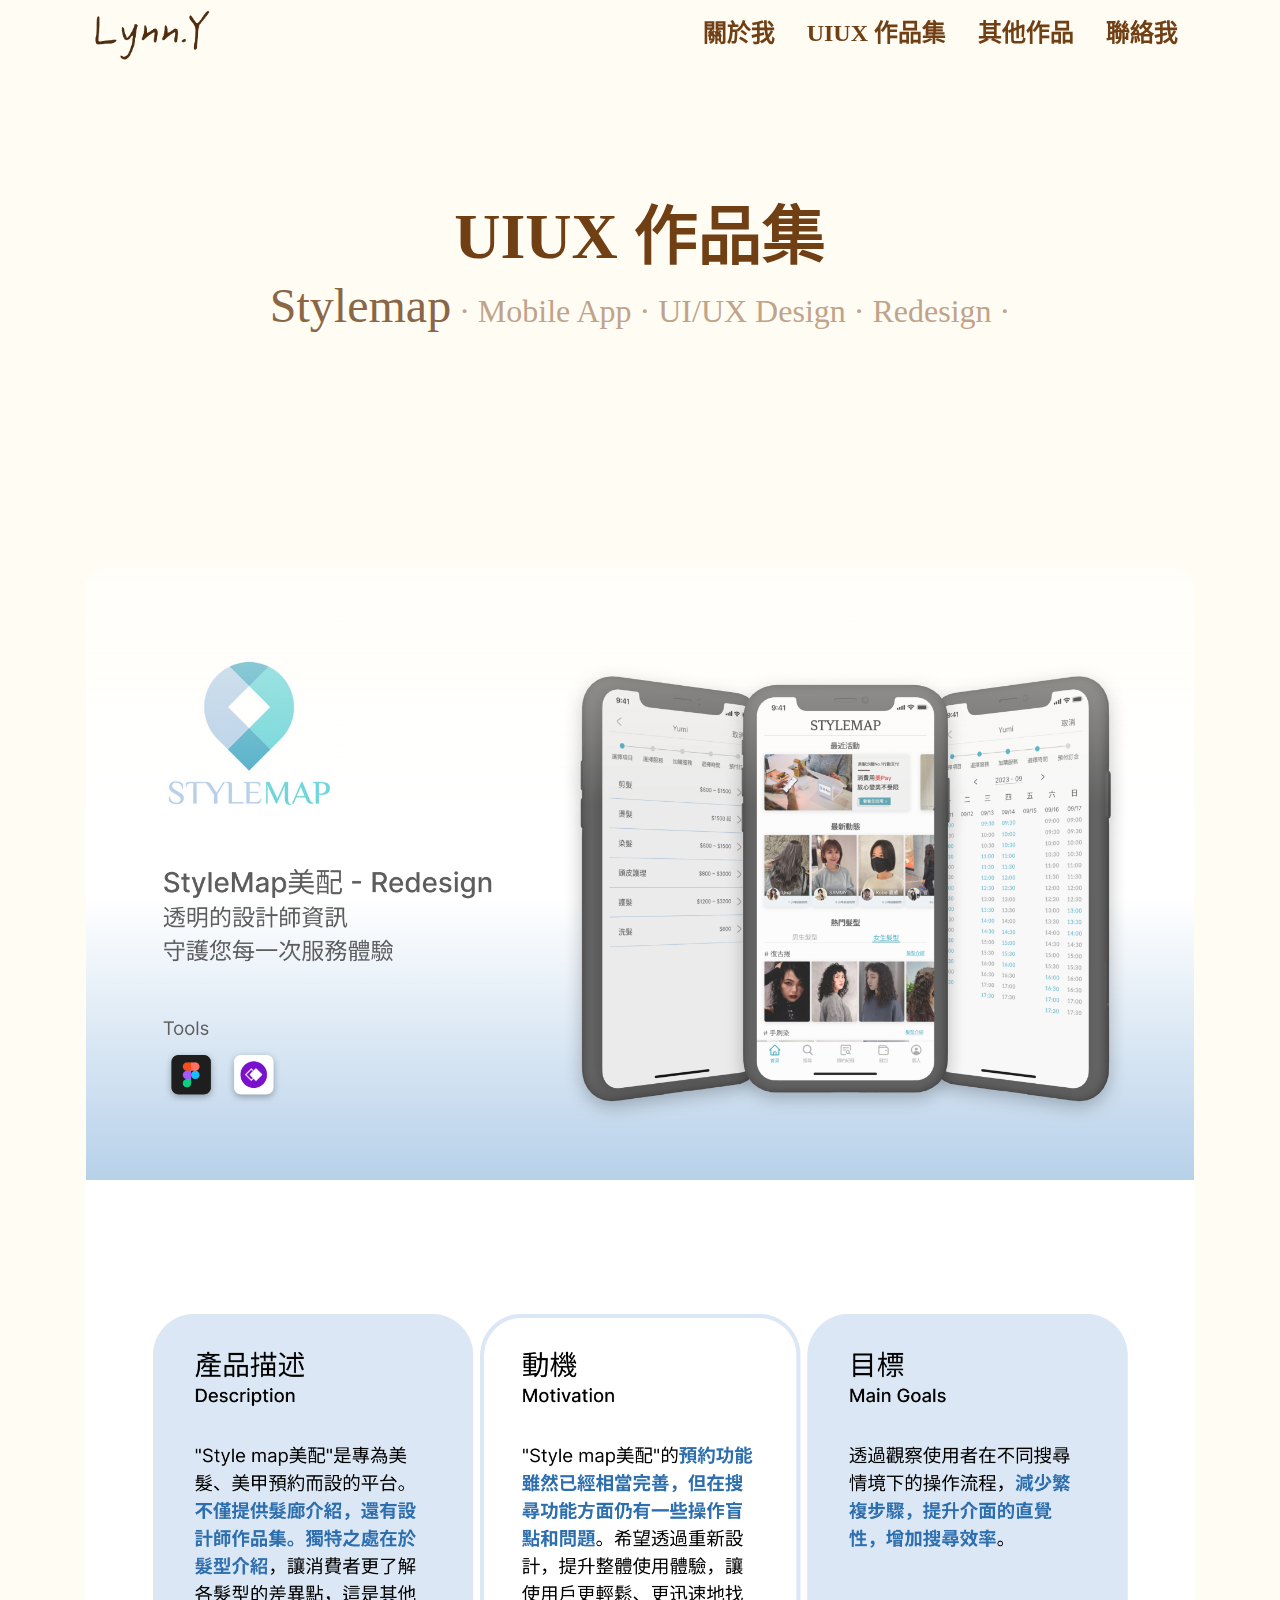
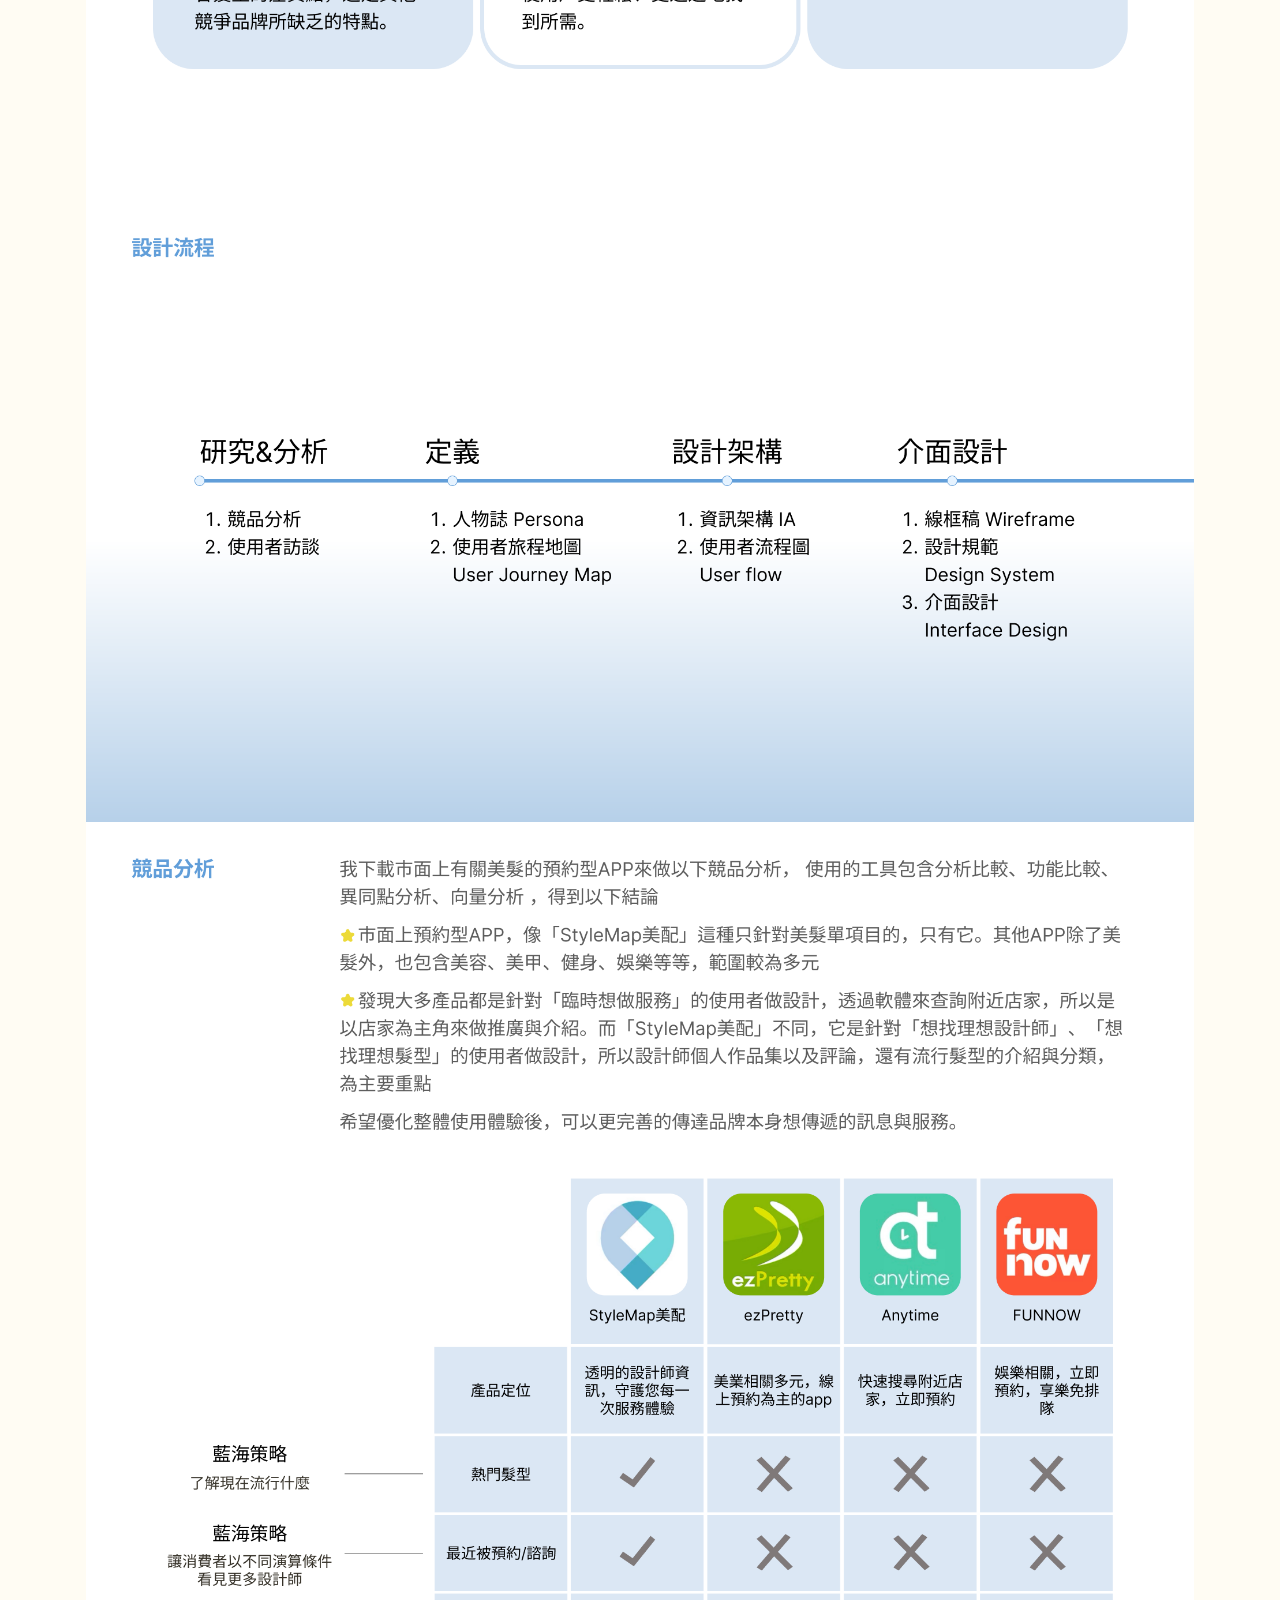
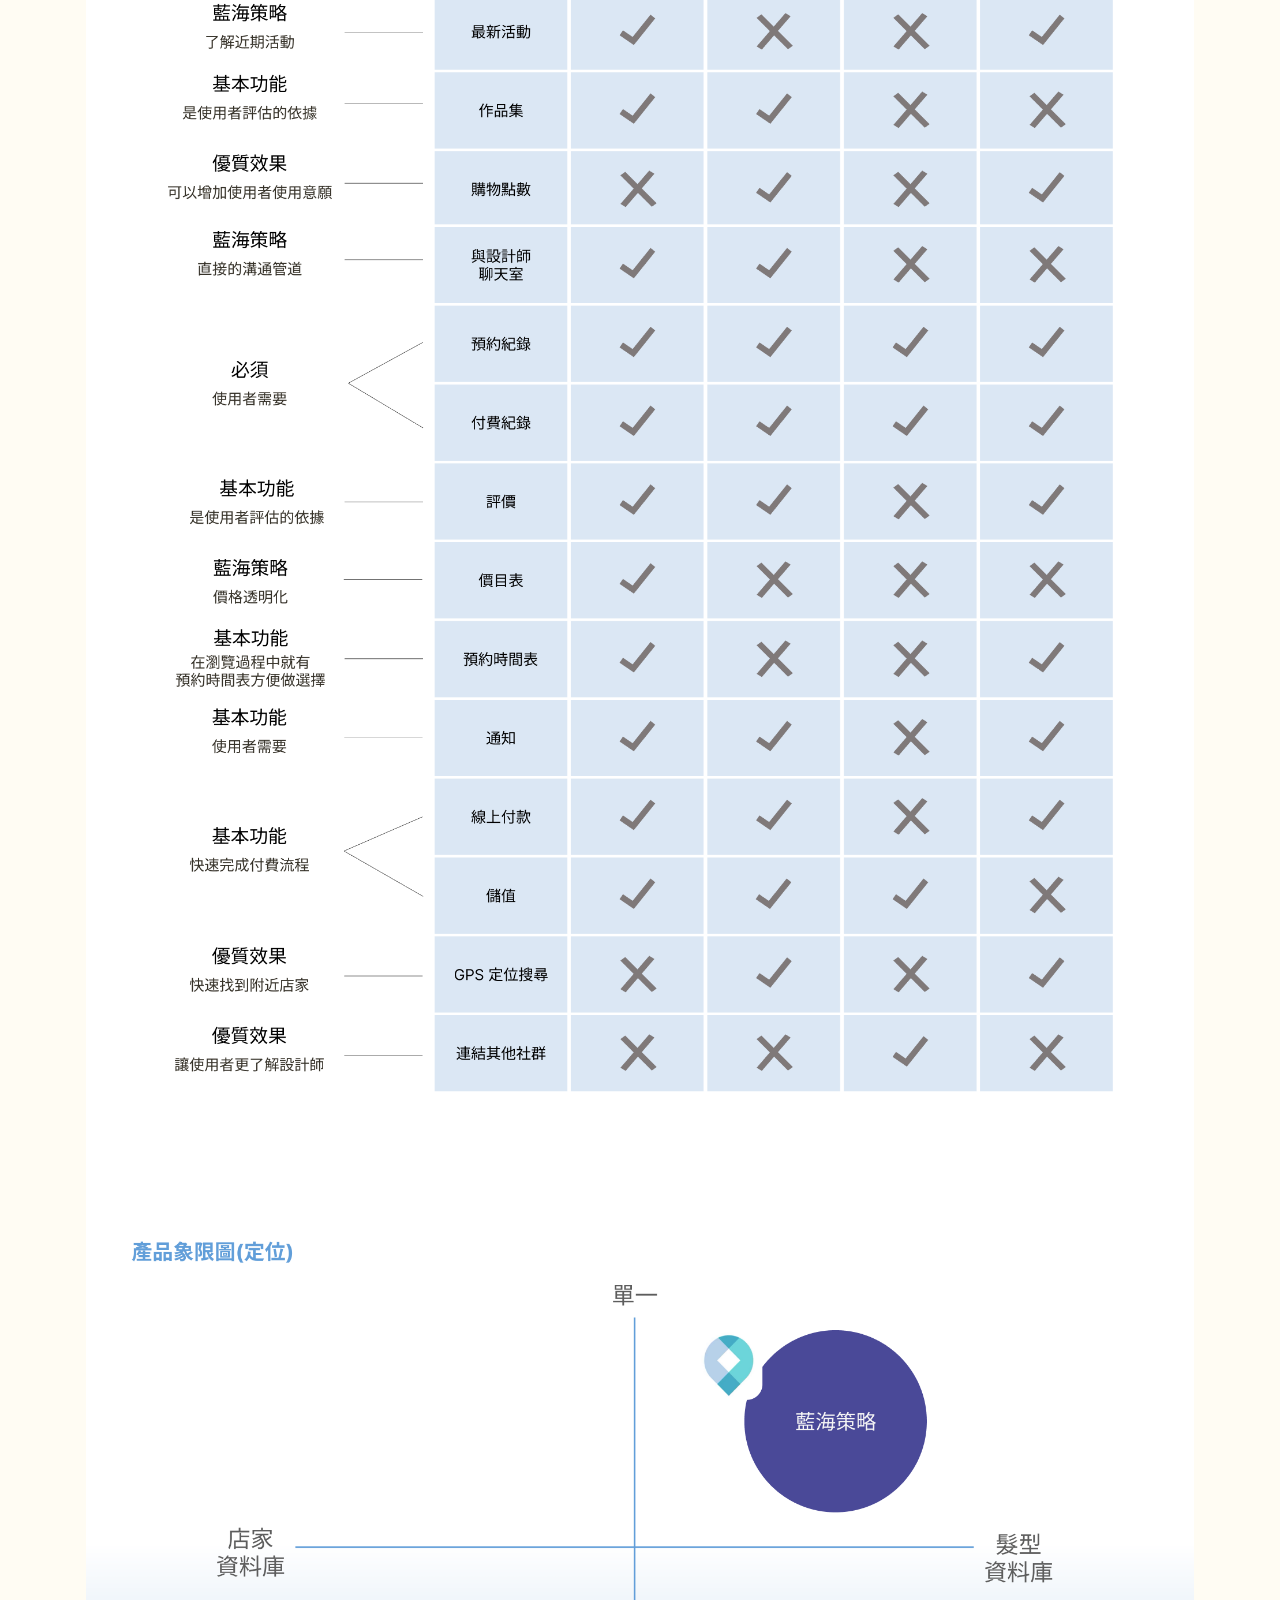
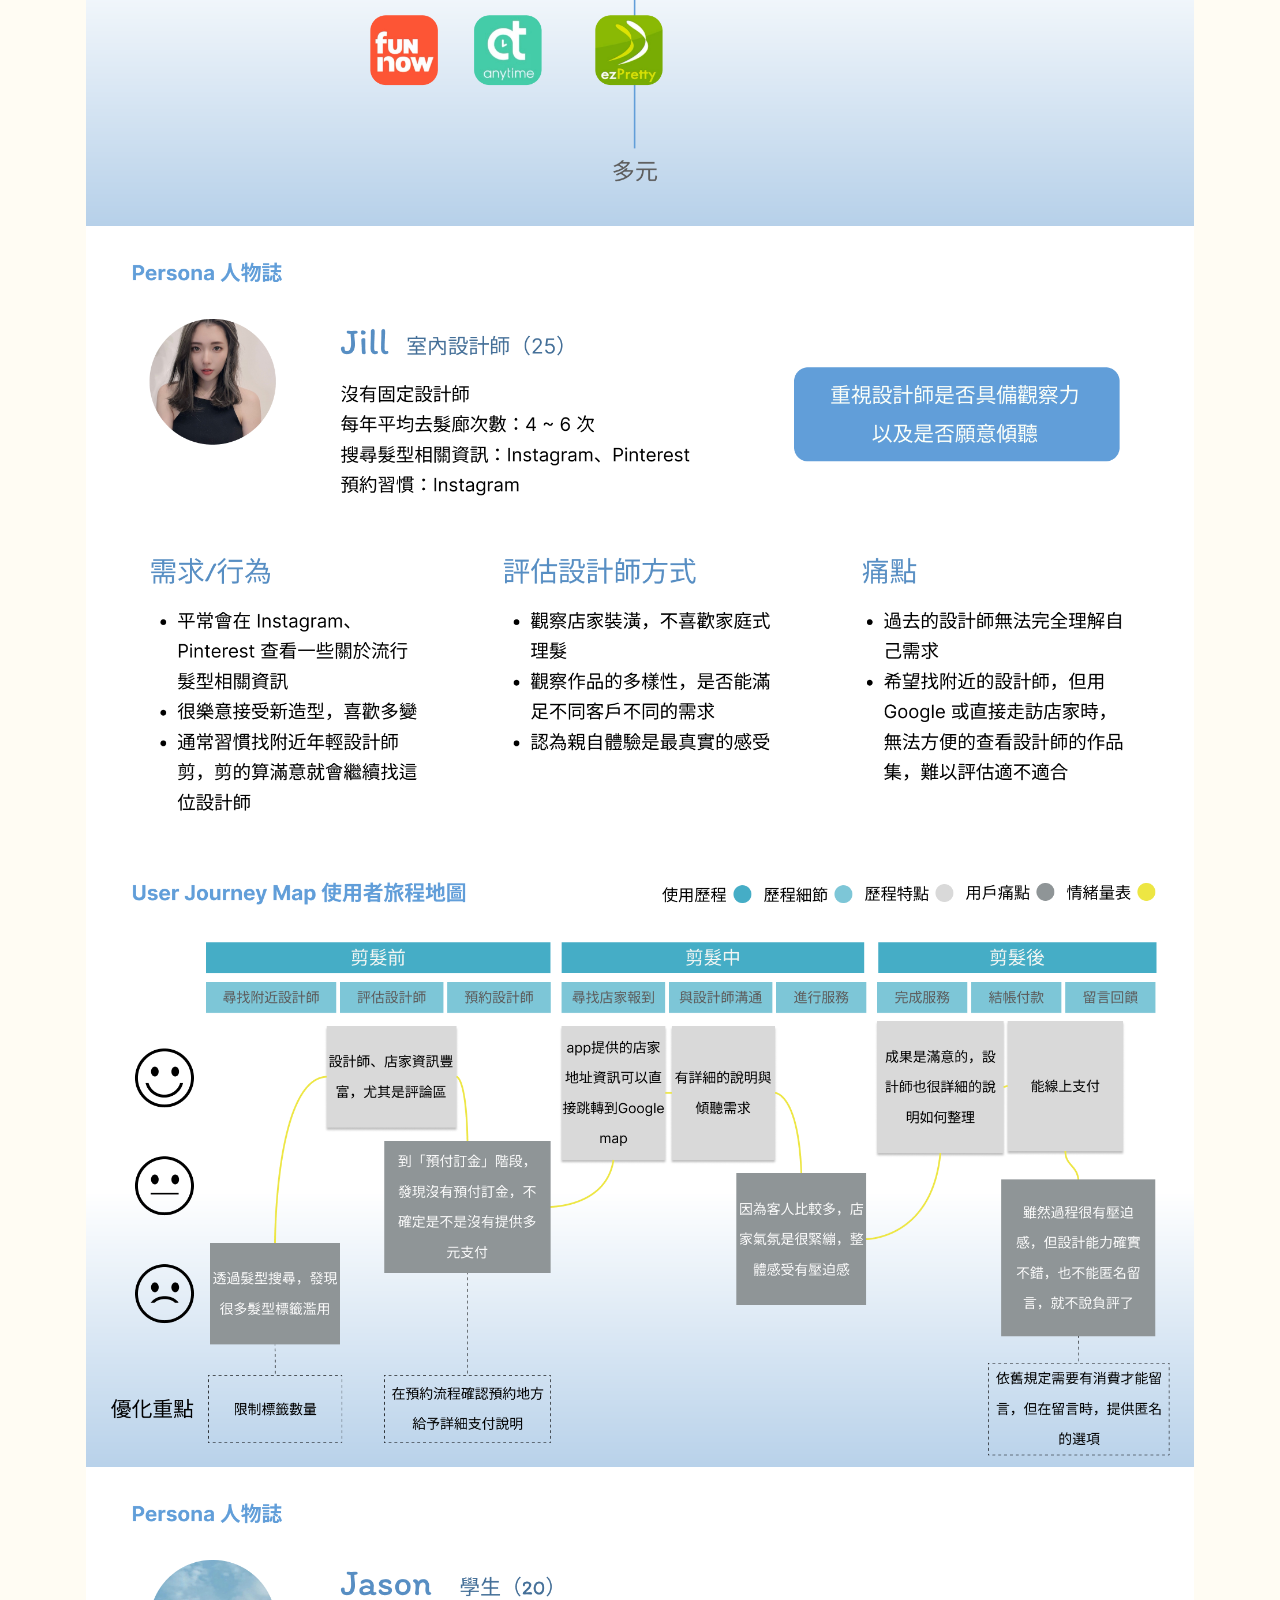
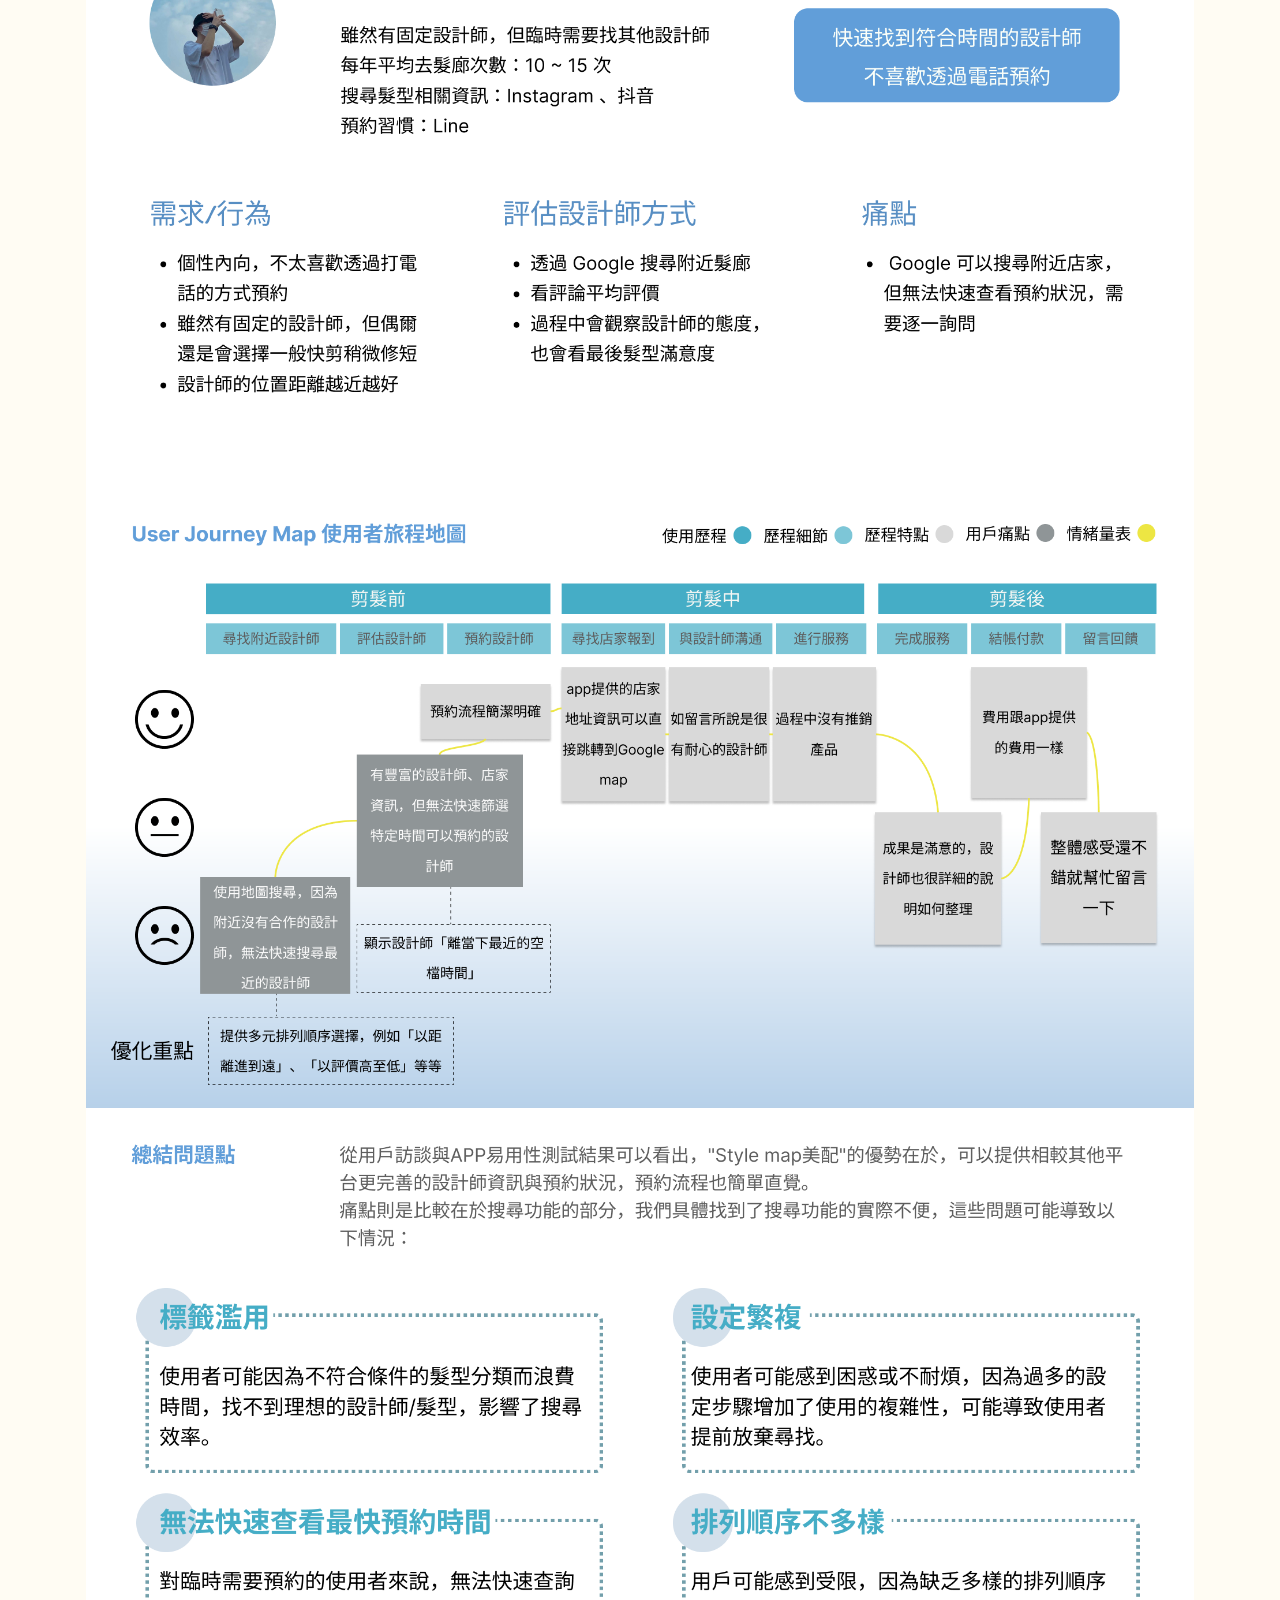
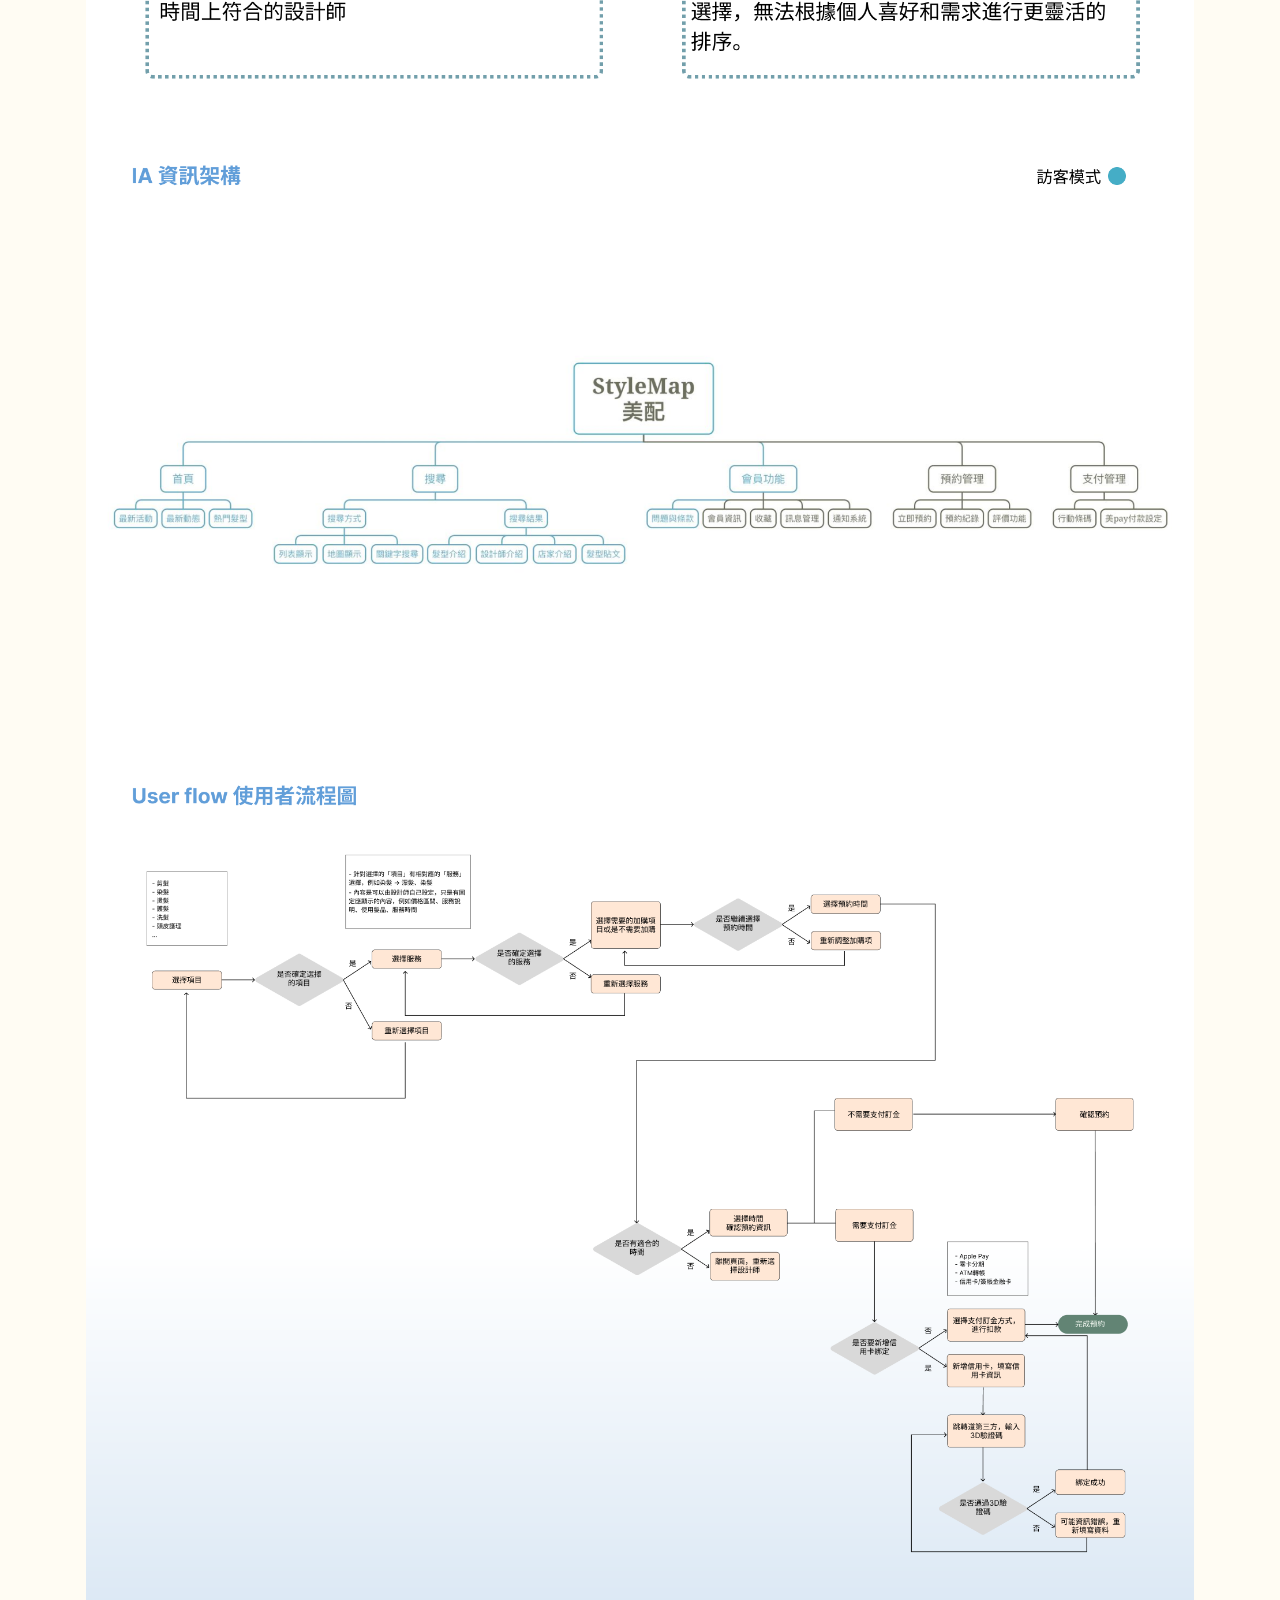
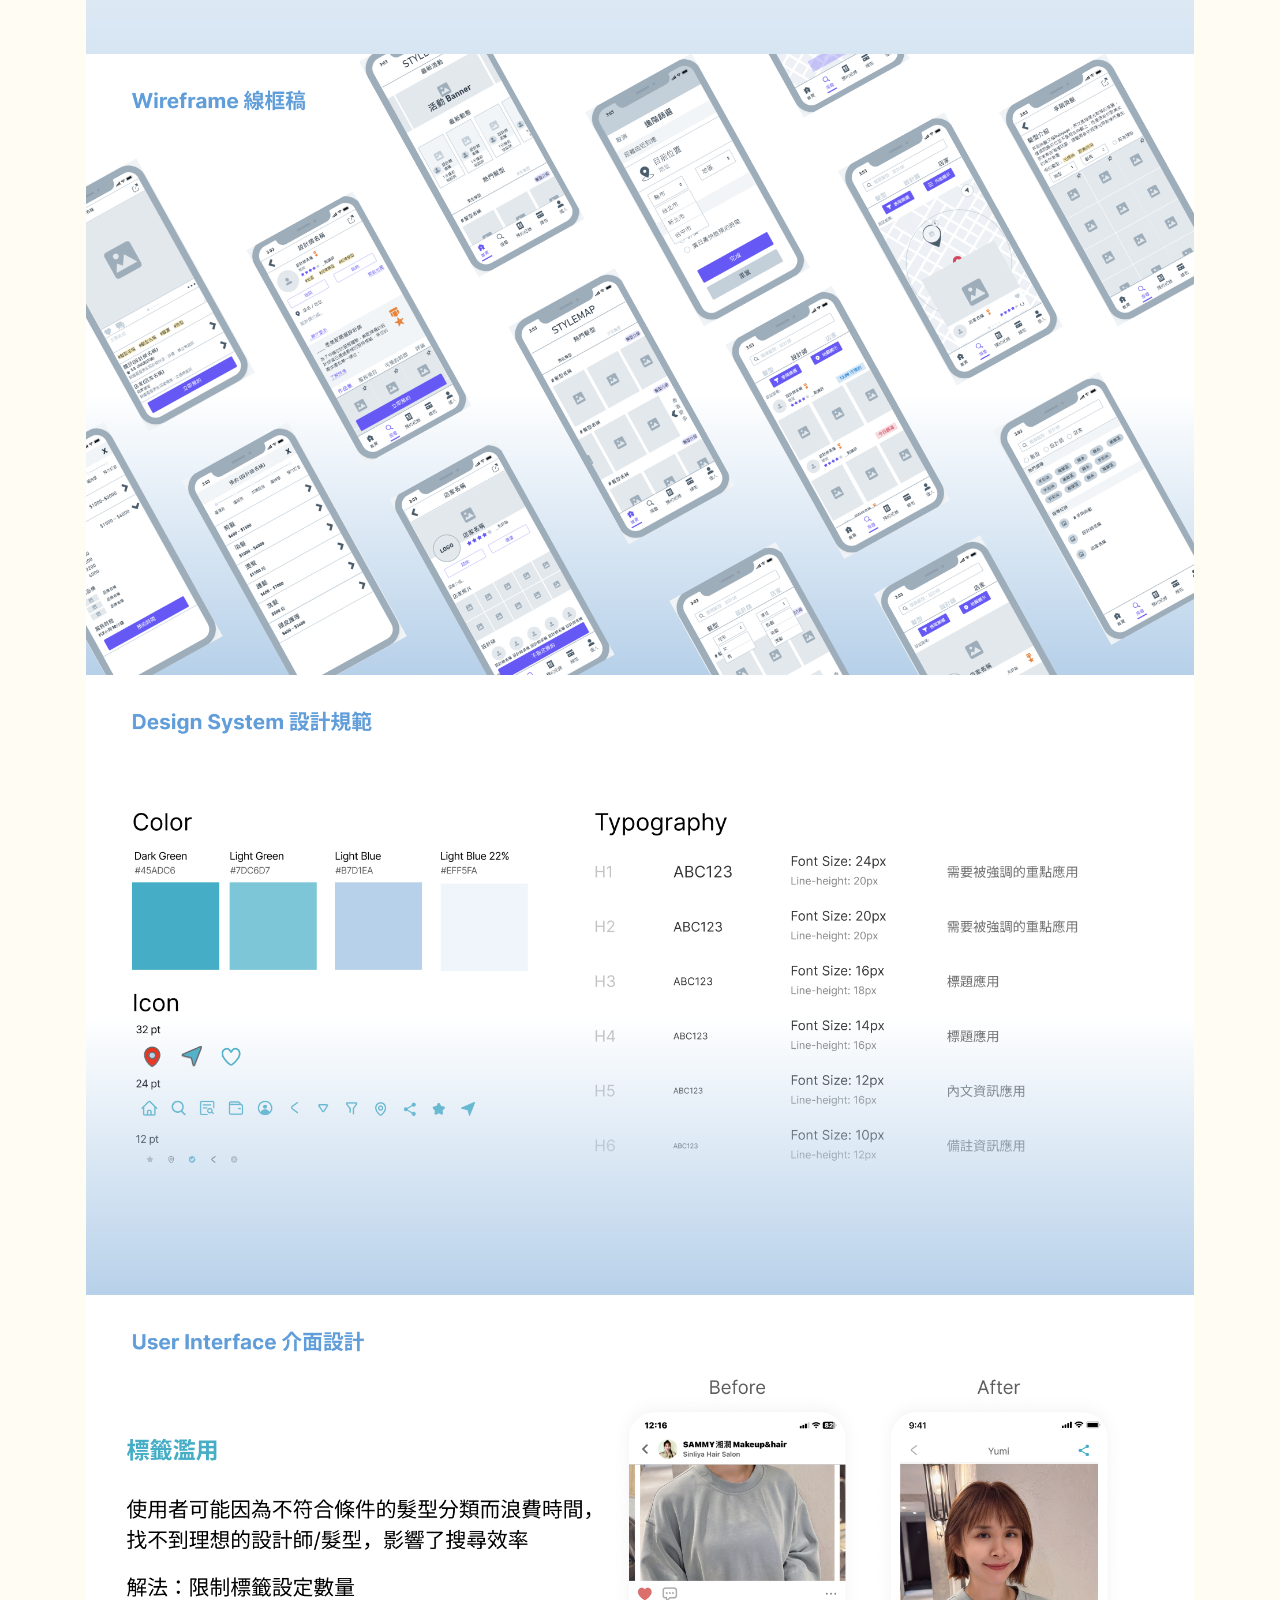
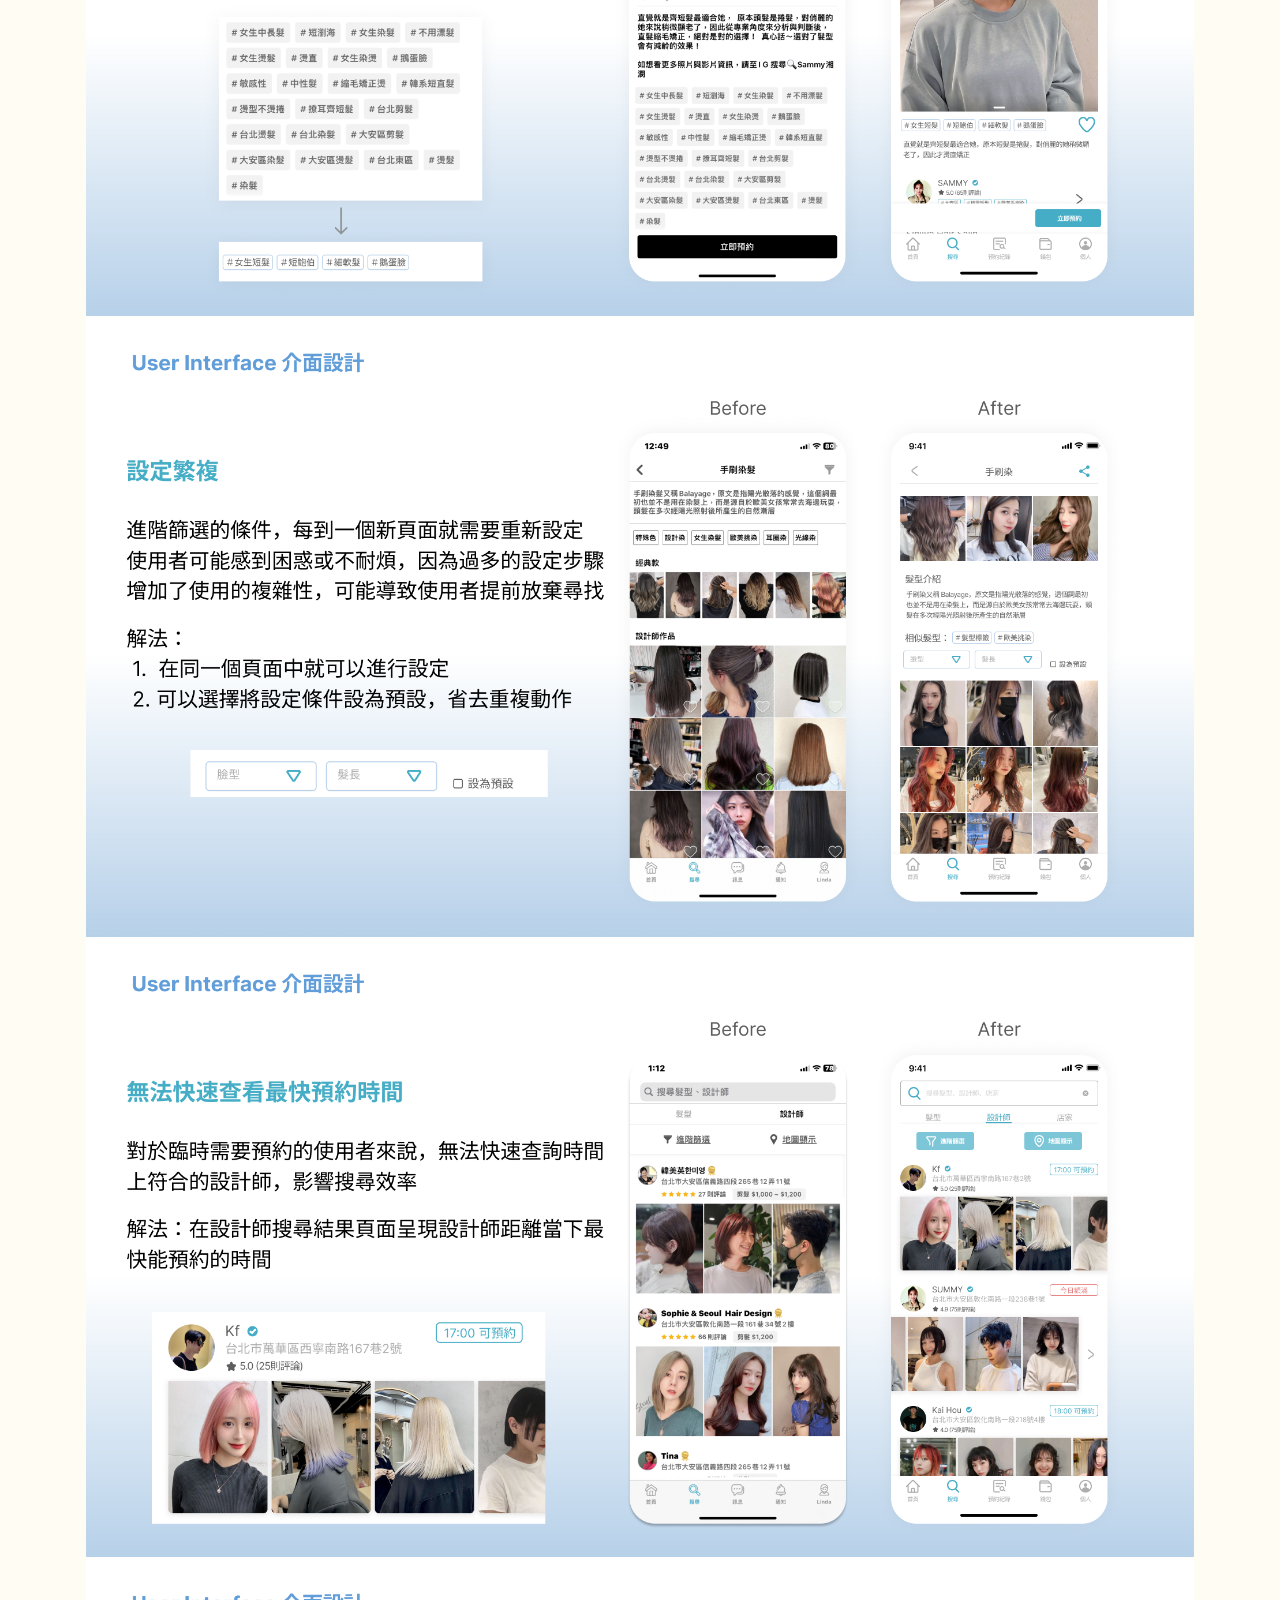
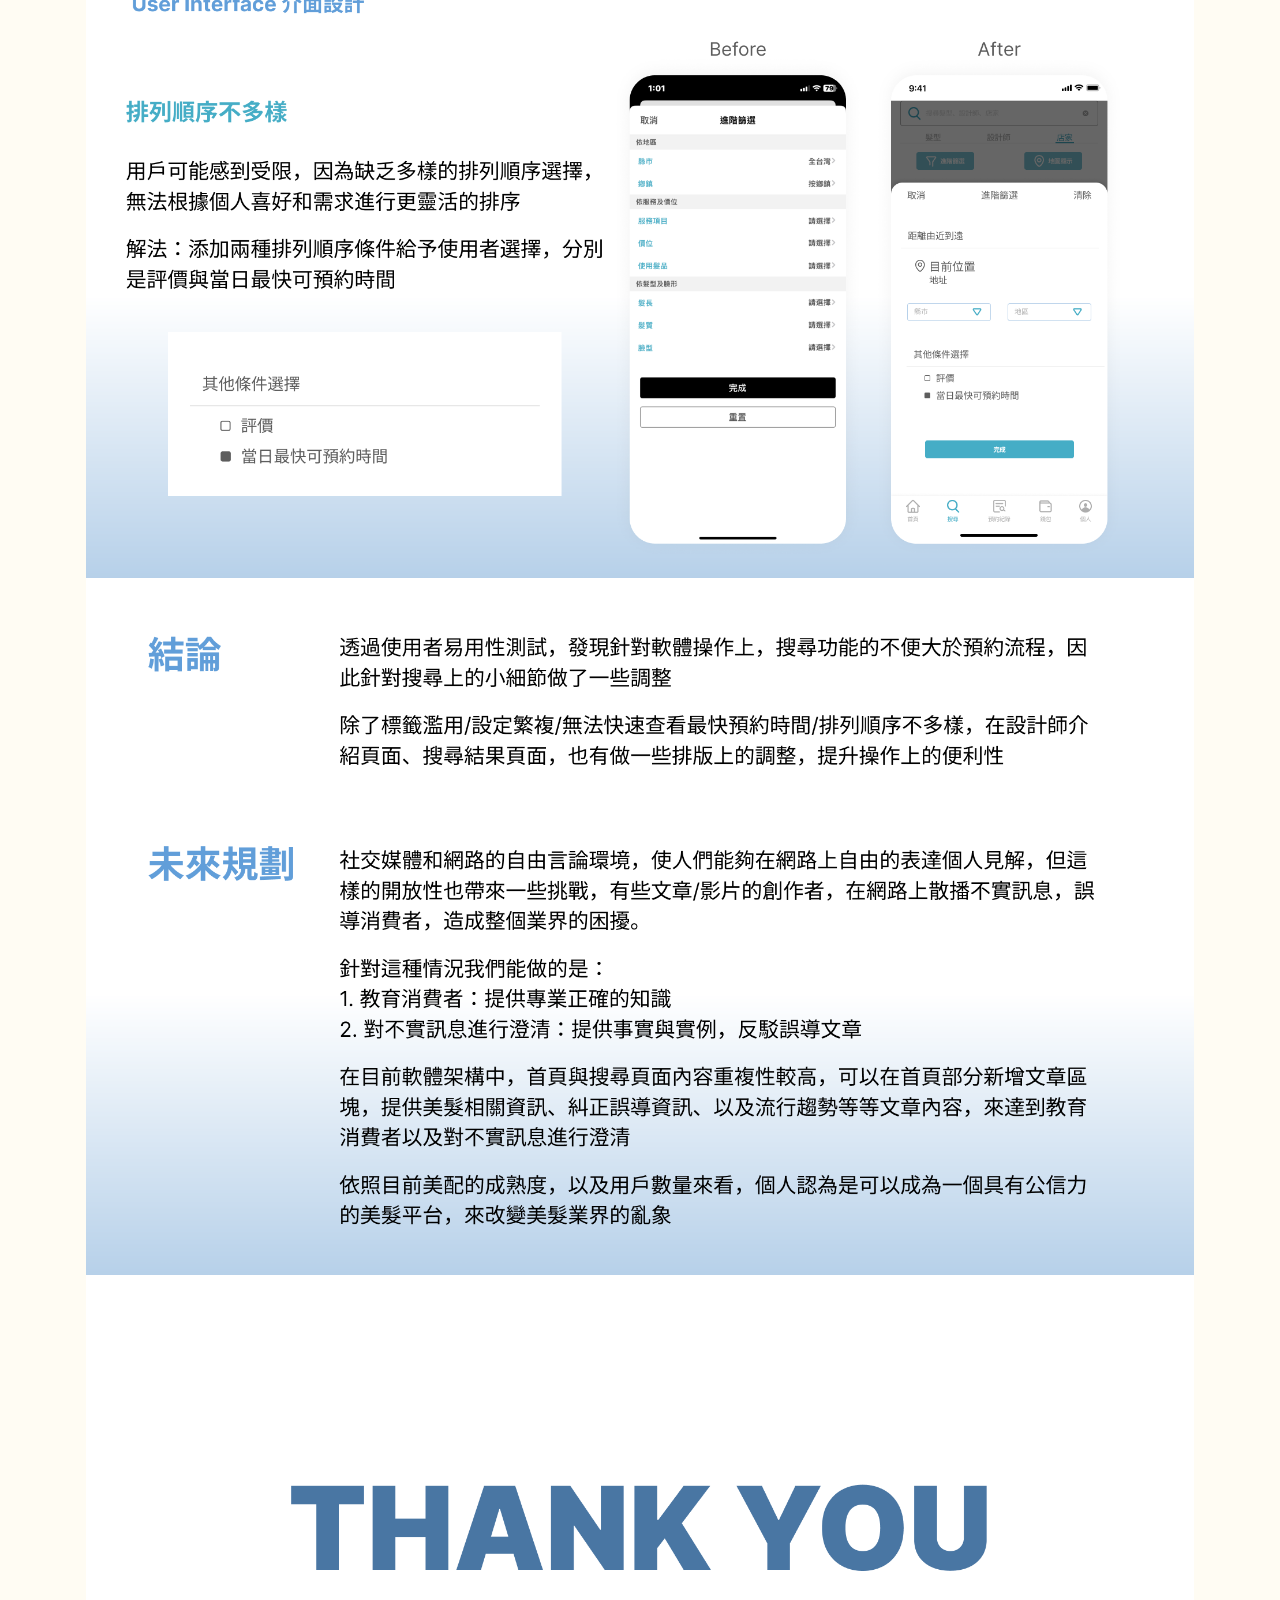
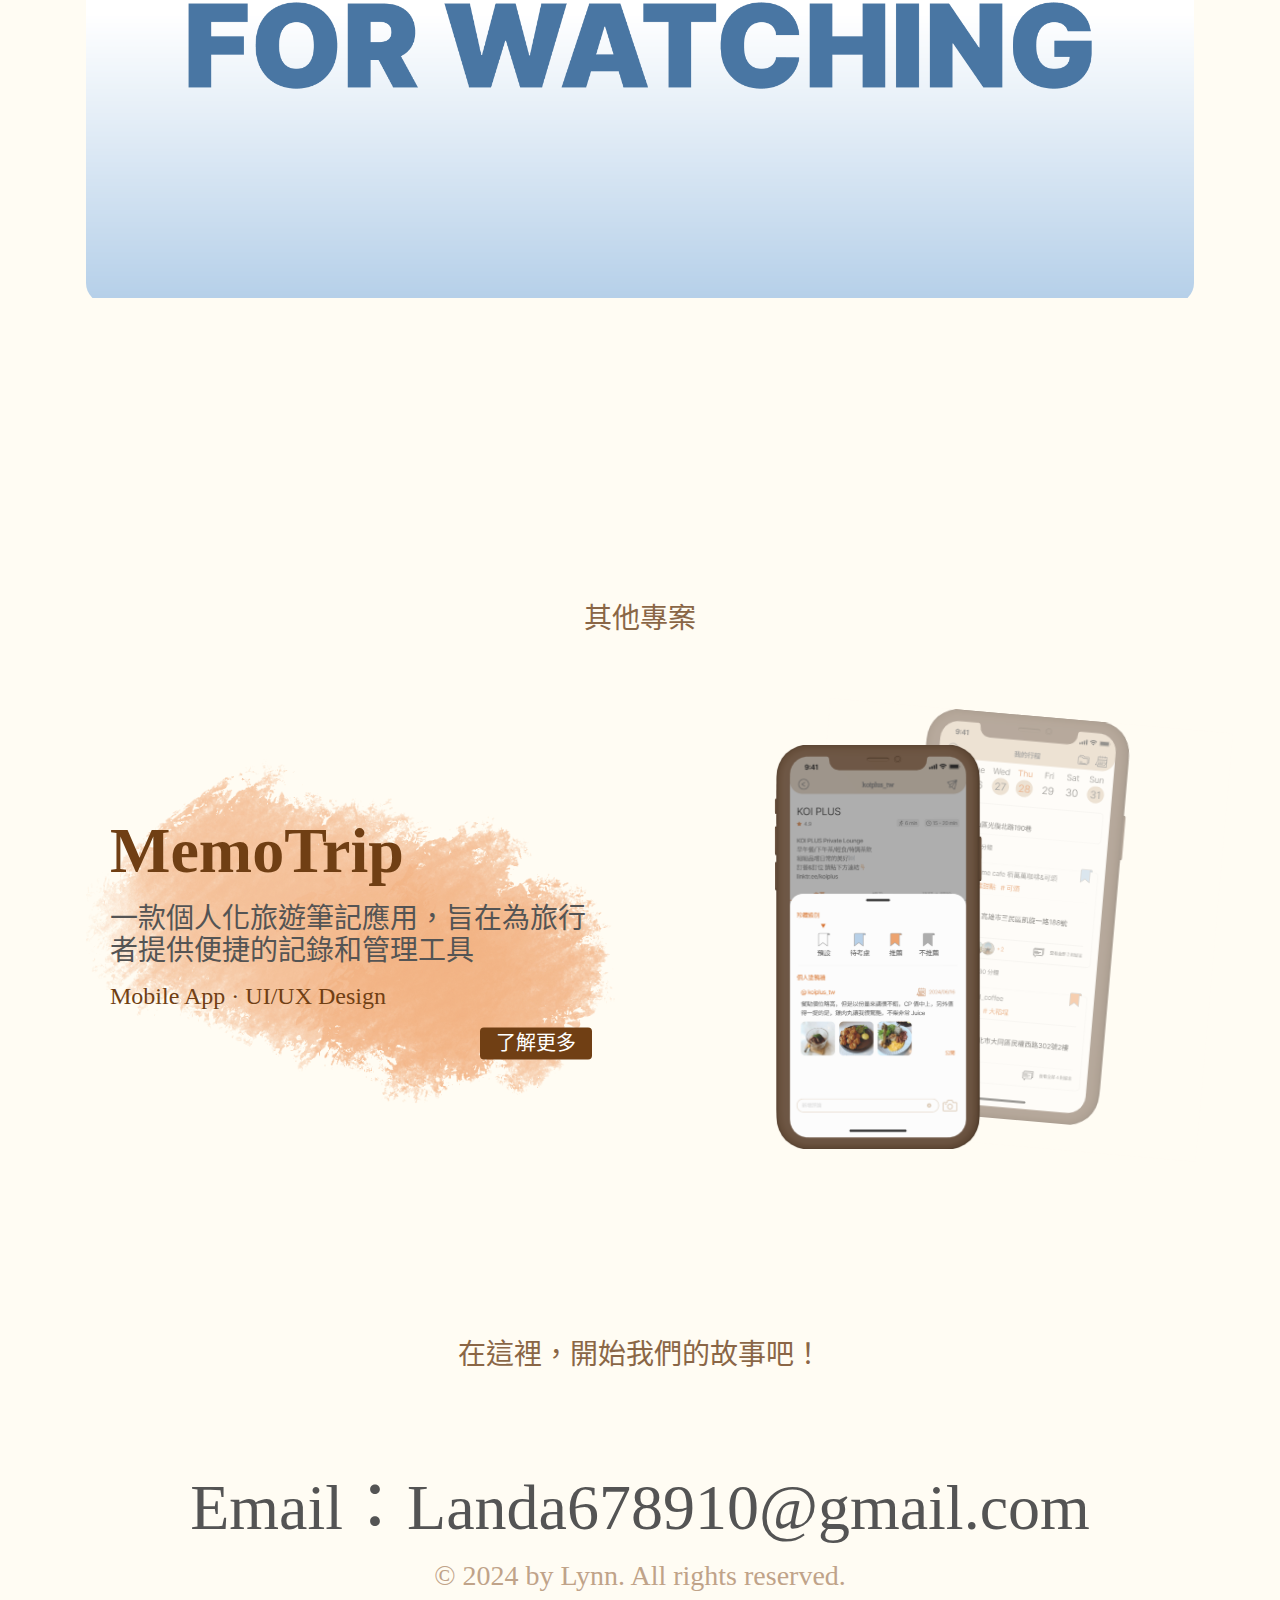
<file: Stylemap.html>
<!DOCTYPE html>
<html lang="zh-TW">
<head>
    <meta charset="UTF-8">
    <meta name="viewport" content="width=device-width, initial-scale=1.0">
    <title>Stylemap</title>
    <link rel="stylesheet" href="./CSS/normalize.css">
    <link rel="stylesheet" href="./CSS/style.css">
</head>
<body>
    <div id="MemoTrip" class="wrapper">
        <!-- Start header -->
        <header class="header">
            <div class="navbar">
                <div class="container">
                    <a href="./index.html#home" class="logo">
                        <h1>Lynn.Y 個人作品集</h1>
                    </a>
                    <div id="popup-menu" class="nav ">
                        <div class="nav-item">
                            <a href="./index.html#about" class="nav-link">關於我</a>
                        </div>
                        <div class="nav-item">
                            <a href="./index.html#project" class="nav-link">UIUX 作品集</a>
                        </div>
                        <div class="nav-item">
                            <a href="./index.html#work" class="nav-link">其他作品</a>
                        </div>
                        <div class="nav-item">
                            <a href="./index.html#contact" class="nav-link">聯絡我</a>
                        </div>
                        <a href="#!" class="close-btn"></a>
                    </div>
                    <a href="#popup-menu" class="menu-toggle"></a>
                </div>
            </div>
        </header>
        <!-- End header -->

        <!-- Start main -->
        <!-- Start jumbotron -->
        <section class="main">
            <div class="jumbotron-subpage">
                <h1 class="title">UIUX 作品集</h1>
                <p class="para"><span>Stylemap</span>  · Mobile App · UI/UX Design · Redesign · </p>
            </div>
        </section>
        <!-- End jumbotron -->

        <!-- Start project -->
        <div class="project">
            <div class="hero-sm">
                <div class="container">
                    <div class="project-info-group">
                        <img src="./image/Stylemap/01.png">
                        <img src="./image/Stylemap/02.png">
                        <img src="./image/Stylemap/03.png">
                        <img src="./image/Stylemap/04.png">
                        <img src="./image/Stylemap/05.png">
                        <img src="./image/Stylemap/06.png">
                        <img src="./image/Stylemap/07.png">
                        <img src="./image/Stylemap/08.png">
                        <img src="./image/Stylemap/09.png">
                        <img src="./image/Stylemap/10.png">
                        <img src="./image/Stylemap/11.png">
                        <img src="./image/Stylemap/12.png">
                        <img src="./image/Stylemap/13.png">
                        <img src="./image/Stylemap/14.png">
                        <img src="./image/Stylemap/15.png">
                        <img src="./image/Stylemap/16.png">
                        <img src="./image/Stylemap/17.png">
                        <img src="./image/Stylemap/18.png">
                        <img src="./image/Stylemap/19.png">
                        <img src="./image/Stylemap/20.png">
                        <img src="./image/Stylemap/21.png">
                    </div>
                </div>
            </div>
        </div>
        <!-- End project -->

        <!-- Start project -->
        <div class="hero">
            <div class="container">
                <div class="section-intro">
                    <p class="title">其他專案</p>
                </div>
                <div class="project-item">
                    <div class="row">
                        <div class="col-lg-6 col-md-12 visible-768">
                            <div class="project-image-group">
                                <div class="project-image-container">
                                    <div class="image" style="background-image: url(./image/preview/MemoTrip01.png);"></div>
                                </div>
                                <div class="bg"></div>
                                <div class="project-image-container">
                                    <div class="image" style="background-image: url(./image/preview/MemoTrip02.png);"></div>
                                </div>
                            </div>
                        </div>
                        <div class="col-lg-6 col-md-12">
                            <div class="image-container">
                                <div class="image" style="background-image: url(./image/bg/orange.png);"></div>
                            </div>
                            <div class="preview">
                                <h2 class="title">MemoTrip</h2>
                                <p class="para">一款個人化旅遊筆記應用，旨在為旅行者提供便捷的記錄和管理工具</p>
                                <p class="subtitle">Mobile App · UI/UX Design</p>
                                <div class="btn-group-right">
                                    <a href="MemoTrip.html" class="btn btn-primary">了解更多</a>
                                </div>
                            </div>    
                        </div>
                        <div class="col-lg-6 col-md-12 hidden-768">
                            <div class="project-image-group">
                                <div class="project-image-container">
                                    <div class="image" style="background-image: url(./image/preview/MemoTrip01.png);"></div>
                                </div>
                                <div class="bg"></div>
                                <div class="project-image-container">
                                    <div class="image" style="background-image: url(./image/preview/MemoTrip02.png);"></div>
                                </div>
                            </div>
                        </div>
                    </div>
                </div>
            </div>
        </div>
        <!-- End project -->

        <!-- End main -->

        <!-- Start contact & footer -->
        <div class="contact">
            <div id="contact"  class="link-box"></div>
            <div class="section-intro">
                <p class="title">在這裡，開始我們的故事吧！</p>
            </div>
            <div class="info-group">
                <p class="info">Email：Landa678910@gmail.com</p>
                <p class="copyright">© 2024 by Lynn. All rights reserved.</p>
            </div>
            <div class="nav">
                <div class="nav-item">
                    <a href="./index.html#about" class="nav-link">關於我</a>
                </div>
                <div class="nav-item">
                    <a href="./index.html#project" class="nav-link">UIUX 作品集</a>
                </div>
                <div class="nav-item">
                    <a href="./index.html#work" class="nav-link">其他作品</a>
                </div>
            </div>
            <div class="footer-bg"></div>
        </div>
        <!-- End contact & footer  -->
        

    </div>
</body>
</html>
</file>
<file: CSS/style.css>
@charset "UTF-8";
@font-face {
  font-family: 'Chenyuluoyan';
  src: url(../fonts/ChenYuluoyan-Thin-Monospaced.ttf) 
  format('truetype');
  
}

/*
  File Name: style.css
  Purpose: Main styles for the website
  Author: Lynn.Y
  Last Modified: 2024-10-13
  Copyright: © 2024 Lynn.Y
  License: MIT License

*/

/* 
    Table of Contents:
    1. Global Styles ............... set common style
    2. Layout ...................... set grid
    3. Components .................. set Components style
    4. page ........................ set different page style
    5. Utility ..................... set utility tool
 */
 

/* ------------------------ */
/*      Global Styles       */
/* ------------------------ */
*{
  box-sizing: border-box;
  position: relative;
}
html,body{
  /* font-family: '微軟正黑體',arial; */
  font-family: 'Chenyuluoyan';
/*   font-family: 'Edu VIC WA NT Beginner','Noto Serif HK'; */
}
h1,h2,h3,h4,h5,h6,p{
  margin: 0;
}
ul{
  margin: 0;
  padding: 0;
  list-style: none;
}
a{
  text-decoration: none;
  color: #333;
}
/* ------------------------ */
/*         Layout           */
/* ------------------------ */
.wrapper{
  background-color: #FFFCF3;
}
.container{
  max-width: 1140px;
  margin: 0 auto;
  padding-left: 16px;
  padding-right: 16px;
}
.row{
  margin-left: -16px;
  margin-right: -16px;
}
.row::after{
  content: '';
  display: block;
  clear: both;
}

/* lg - (768px) - md - (540px) - sm */
.col-lg-12,.col-lg-6,.col-lg-4,.col-lg-3,
.col-md-12,.col-md-6,.col-md-4,.col-md-3,
.col-sm-12,.col-sm-6,.col-sm-4,.col-sm-3{
  float: left;
  padding-left: 16px;
  padding-right: 16px;
}
.col-lg-12{
  width: 100%;
}
.col-lg-6{
  width: 50%;
}
.col-lg-4{
  width: 33.33333%;
}
.col-lg-3{
  width: 25%;
}
@media screen and (max-width:768px) {
  .col-md-12{
    width: 100%;
  }
  .col-md-6{
    width: 50%;
  }
  .col-md-4{
    width: 33.33333%;
  }
  .col-md-3{
    width: 25%;
  }
}
@media screen and (max-width:540px){
  .col-sm-12{
    width: 100%;
  }
  .col-sm-6{
    width: 50%;
  }
  .col-sm-4{
    width: 33.33333%;
  }
  .col-sm-3{
    width: 25%;
  }
}

/* ------------------------ */
/*        Component         */
/* ------------------------ */
/* icon */
.icon-xl{
  display: inline-block;
  vertical-align: top;
  width: 150px;
  height: 150px;

  background-size: contain;
  background-position: center;
  background-repeat: no-repeat;
}
@media screen and (max-width:540px) {
  .icon-xl{
    width: 100px;
    height: 100px;
  }
}
/* image */
.image-container{
  width: 100%;
}
.image-container::before{
  content: '';
  display: block;
  width: 100%;
  padding-top: 75%;
}
.image{
  position: absolute;
  top: 0;
  left: 0;
  width: 100%;
  height: 100%;

  background-size: cover;
  background-position: center;
  background-repeat: no-repeat;
}


/* btn */
.btn{
  display: inline-block;
  vertical-align: top;
  font-size: 20px;
  line-height: 24px;
  padding: 4px 16px;
  border-radius: 4px;
}
.btn.btn-primary{
  color: #fff;
  background-color: #703F14;
  transition: all 0.5s;
}
.btn.btn-primary:hover{
  color: #fff;
  background-color: #C0A389;
}
.btn.btn-secondary{
  color: #703F14;
  border:1px solid #703F14;
}
.btn.btn-secondary:hover{
  color: #C0A389;
  border:1px solid #C0A389;
}
.btn.btn-lg{
  font-size: 32px;
  line-height: 32px;
  padding: 16px 32px;
}
.btn-group-center{
  text-align: center;
}
.btn-group-right{
  text-align: right;
}


/* hero */
.hero{
  padding-top: 200px;
  padding-bottom: 200px;
}
.hero-sm{
  padding-top: 100px;
  padding-bottom: 100px;
}

/* navbar */
.navbar{
  background-color: rgb(255, 252, 243,0.5);
  width: 100%;
  height: 64px;
  position: fixed;
  top: 0;
  left: 0;
  z-index: 500;
}
.navbar .logo{
  display: inline-block;
  vertical-align: top;
  width: 132px ;
  height: 64px;

  background-image: url(../image/logo/Lynn.Y\ logo-2.png);
  background-size: contain;
  background-position: center;
  background-repeat: no-repeat;

  overflow: hidden;
  white-space: nowrap;
  text-indent: 100%;
}
.navbar .nav{
  display: flex;
  float: right;
}
.navbar .close-btn{
  width: 48px;
  height: 48px;
  display: none;

  background-image: url(../icon/icon_32x32_close.png);
  background-size: contain;
  background-position: center;
  background-repeat: no-repeat;

  position: absolute;
  top: 8px;
  right: 16px;
}
@media screen and (max-width:768px) {
  .navbar .nav{
    position: fixed;
    right: 0;
    top: 0;
    width: 75%;
    height: 100%;
    background-color: rgb(255, 252, 243,0.8);
    z-index: 500;

    display: flex;
    flex-direction: column;
    justify-content: center;
    text-align: center;

    opacity: 0;
    visibility: hidden;
    transition: all 0.3s;
  }
  #popup-menu:target{
    opacity: 1;
    visibility: visible;
  }
  .navbar .close-btn{
    display: inline-block;
    background-color: #FFFCF3;
  }
}
.navbar .nav .nav-link{
  display: block;
  font-size: 24px;
  font-weight: 600;
  padding: 20px 16px;
  color: #703F14;
}
.navbar .nav .nav-link:hover{
  color: #C0A389;
  transform: translate(0,-5px);
}

/* menu-toggl */
.navbar .menu-toggle  {
  width: 48px;
  height: 48px;
  display: none;
  margin-top: 8px;

  background-image: url(../icon/icon_32x32_menu.png);
  background-size: contain;
  background-position: center;
  background-repeat: no-repeat;
}
@media screen and (max-width: 768px) {
  .navbar .menu-toggle  {
    display: inline-block;
    float: right;
  }
  .navbar .menu-toggle:hover{
    background-image: url(../icon/icon_32x32_menu_hover.png);
  }
}

/* jumbotron */
.jumbotron .bg-image{
  padding-top: 180px;
  padding-bottom: 160px;

  background-image: url(../image/bg/jumbotron.png);
  background-size: contain;
  background-position: center;
  background-repeat: no-repeat;
  
  text-align: center;
}
@media screen and (max-width:540px) {
  .jumbotron .bg-image{
    padding-top: 120px;
    padding-bottom: 100px;
  }
}
.jumbotron .title{
  font-size: 72px;
  color: #703F14;
  margin-bottom: 16px;
}
.jumbotron .para{
  display: inline-block;
  font-size: 28px;
  line-height: 32px;
  color: #703F14;
  max-width: 380px;
  margin-bottom: 40px;
}

/* section-intro */
.section-intro{
  text-align: center;
  margin-bottom: 100px;
}
.section-intro .title{
  font-size: 28px;
  color: #8A6646;
  margin-bottom: 24px;
}
.section-intro .subtitle{
  font-size: 28px;
  color: #C0A389;
}

/* project-item */
.project-item{
  margin-bottom: 160px;
}
.project-item:last-child{
  margin-bottom: 0;
}
.project-item .preview{
  position: absolute;
  top: 50%;
  transform: translate(0,-50%);
  padding-left: 24px;
  padding-right: 24px;
}
@media screen and (max-width:768px) {
  .project-item .preview{
    padding-left: 48px;
    padding-right: 48px;
  }
}
.project-item .preview .title{
  font-size: 64px;
  color: #703F14;
  margin-bottom: 16px;
}
.project-item .preview .para{
  font-size: 28px;
  line-height:32px ;
  color: #545454;
  padding-right: 20px;
  margin-bottom: 16px;
}

.project-item .preview .subtitle{
  font-size: 24px;
  padding-right: 20px;
  color: #703F14;
  margin-bottom: 16px;

}
@media screen and (max-width:540px) {
  .project-item .preview .subtitle{
    font-size: 20px;
  }
}
.project-item .preview .btn{
  margin-right: 24px;
}
.project-image-group{
  width: 100%;
  padding-top:60%;
}
@media screen and (max-width:768px) {
  .project-image-group{
    padding-top:90%;
  }
}
.project-item .project-image-container{
  width: 75%;
}
.project-item .project-image-container::before{
  content: '';
  display: block;
  width: 75%;
  padding-top: 100%;
}
.project-item .project-image-container .image{
  position: absolute;
  top: 0;
  left: 0;
  width: 100%;
  height: 100%;

  background-size: contain;
  background-position: center;
  background-repeat: no-repeat;
}
.project-item .bg{
  background-color:rgb(255, 252, 243,0.5);
  width: 75%;
  padding-top: 80%;
  position: absolute;
  top: -20px;
  right: -20px;
  transform: rotate(5deg);
}
.project-item .project-image-container:nth-child(1){
  position: absolute;
  top: -20px;
  right: -20px;
  transform: rotate(5deg);
}
.project-item .project-image-container:nth-child(3){
  position: absolute;
  top: 10px;
  left: 20px;
}

/* work */
.work-icon-group{
  text-align: center;
}
.work-icon-group .work-item{
  display: inline-block;
  vertical-align: top;
  margin-left: 50px;
  margin-right: 50px;
  margin-bottom: 80px ;
}
.work-icon-group .work-item .title{
  font-size: 28px;
  color: #703F14;
  margin-top: 16px;
}

/* about */
.about{
  width: 100%;
  display: flex;
}
@media screen and (max-width:900px) {
  .about{
    display: block;
  }
  .about::after{
    content: '';
    display: block;
    clear: both;
  }
}
.about .border-top,.border-right, .border-bottom{
  background-color:#C0A389;
  border-radius: 5px;
}
.about .border-top{
  width: 45%;
  height: 2px;
  position: absolute;
  top: 0;
  right: 0; 
}
.about .border-right{
  width: 2px;
  height: 100%;
  position: absolute;
  top: 0;
  right: 0; 
}
.about .border-bottom{
  width: 60%;
  height: 2px;
  position: absolute;
  bottom: 0;
  right: 0; 
}
.about .image-container{
  max-width: 450px;
}
.about .image{
  background-size: contain;
  background-position: center;
  background-repeat: no-repeat;
}
@media screen and (max-width:900px){
  .about .image-container{
    float: right;
    height: 400px;
  }
  .about .image{
    background-size: cover;
  }
}
.about .para-container{
  flex: 1;
  padding: 60px;
  text-align: justify;
}
@media screen and (max-width:900px) {
  .about .para-container{
    flex: 0;

    padding-top: 40px;
    padding-right: 40px;
    padding-bottom: 0px;
    padding-left: 40px;
  }
}
.about .para{
  font-size: 28px;
  line-height:32px ;
  color: #C0A389;
  padding-bottom: 16px;
}
@media screen and (max-width:540px) {
  .about .para{
    font-size: 24px;
    line-height:28px ;
  }
}
.about .para-container span{
  color: #545454;
}

/* contact */
.contact .info-group{
  margin-bottom: 40px;
  text-align: center;
}
.contact .info{
  font-size: 64px;
  color: #545454;
  margin-bottom: 16px;
}
.contact .copyright{
  font-size: 28px;
  line-height: 32px;
  color: #C0A389;
  margin-bottom: 50px;
}
@media screen and (max-width:768px) {
  .contact .info{
    font-size: 52px;
  }
  .contact .copyright{
    font-size: 20px;
  }
}
.contact .nav{
  display: flex;
  justify-content: center;
}
.contact .nav .nav-link{
  display: block;
  font-size: 24px;
  font-weight: 600;
  padding: 20px 16px;
  color: #545454;
}
.contact .nav .nav-link:hover{
  color: #C0A389;
  transform: translate(0,-5px);
}
.contact .footer-bg{
  width: 100%;
  height: 300px;

  background-image: url(../image/bg/footer.png);
  background-size: cover;
  background-position: 50% 70%;
  background-repeat: no-repeat;
}
@media screen and (max-width:768px) {
  .contact .footer-bg{
    width: 100%;
    height: 200px;
  
    background-image: url(../image/bg/footer.png);
    background-size: cover;
    background-position: 50% 70%;
    background-repeat: no-repeat;
  }
}

/* ------------------------ */
/*          page            */
/* ------------------------ */
/* subpage*/
.jumbotron-subpage{
  padding-top: 200px;
  padding-bottom: 100px;
}
.jumbotron-subpage .title{
  font-size: 64px;
  color: #703F14;
  text-align: center;
  margin-bottom: 16px;
}
.jumbotron-subpage .para{
  font-size: 32px;
  line-height: 32px;
  color: #C0A389;
  text-align: center;
  margin-bottom: 40px;
}
.jumbotron-subpage span{
  font-size: 48px;
  margin-bottom: 8px;
  color: #8A6646;
}
@media screen and (max-width:768px) {
  .jumbotron-subpage .para{
    font-size: 24px;
    line-height: 28px;
  }
  .jumbotron-subpage span{
    font-size: 32px;
  }
}
@media screen and (max-width:540px) {
  .jumbotron-subpage span{
    display: block;
  }
}

/* project */
.project-info-group{
  border-radius: 20px;
  overflow: hidden;
}
.project-info-group img{
  width: 100%;
  margin-top: -7px;
}
.project-info-group:before{
  content: '';
  position: absolute;
  top: 0;
  left: 0;
  width: 100%;
  height: 300px;
  background: linear-gradient(to bottom, rgba(255, 252, 243,0.7), rgba(255, 252, 243, 0));
  z-index: 500;
  transform: translate(0,-20%);
}

/* Other-works */
/* photo-item */
.photo .photo-item{
  padding-left: 24px;
  padding-right: 24px;
  margin-bottom: 80px;
}
.photo .image-container::before{
  padding-top: 100% ;
}
.photo .image-container .image{
  border-radius: 20px;
  transition: all 0.5s;
}
.photo .image-container:hover .image{
  transform: scale(1.1);
}
.photo .photo-item .title{
  font-size: 32px;
  color: #703F14;
  margin-top: 16px;
}
.photo .photo-item .landmark{
  float: right;
  margin-top: 8px;
}
.photo .photo-item .icon_12x12_landmark{
  display: inline-block;
  vertical-align: top;
  width: 18px;
  height: 18px;

  background-image: url(../icon/icon_12x12_landmark.png);
  background-size: contain;
  background-position: center;
  background-repeat: no-repeat;
}
.photo .photo-item .para{
  display: inline-block;
  font-size: 20px;
  color: #C0A389;
  height: 20px;
}
.photo .more{
  display: none;
}
.photo  .btn:hover{
  transform: rotate(5deg) scale(1.1);
}

/* other-works title-container */
.other-works .title-container{
  width: 90%;
  height: 30px;
  overflow: hidden;
  margin: 0 auto;
  display: flex;
  margin-bottom: 20px;
}
.other-works .title-container .title{
  font-size: 28px;
  color: #703F14;

  margin-left: 8px;
}
.other-works .title-container .icon_24x24_arrow{
  display: inline-block;
  vertical-align: top;
  width: 20px;
  height: 20px;
  background-image: url(../icon/icon_24x24_arrow.png);
  background-size: contain;
  background-position: center;
  background-repeat: no-repeat;
  margin: auto 0;
}
@media screen and (max-width:900px) {
  .other-works .title-container .title{
    font-size: 24px;
  }
  .other-works .title-container .icon_24x24_arrow{
    margin: 0 0;
  }
}

/* Poster */
@media screen and (max-width:768px) {
  .poster .poster-item{
    margin-bottom: 40px;
  }
}
.poster .poster-item .image-container{
  width: 90%;
  margin: 0 auto;
  margin-top: 32px;
}
.poster .poster-item .image-container::before{
  padding-top: 150% ;
}
.poster .poster-item .image{
  border-radius: 20px;
  transition: all 0.5s;
}
.poster .poster-item .image:hover{
  transform: scale(1.1);
}
.poster .col-lg-3:nth-child(4) .image{
  background-position: 0 80%;
}


/* Presentation */
.presentation .presentation-item{
  margin-bottom: 80px;
}
@media screen and (max-width:768px) {
  .presentation .presentation-item{
    margin-bottom: 40px;
  }
}
.presentation .presentation-item .image-container{
  width: 90%;
  margin: 0 auto;
  margin-top: 32px;
}
.presentation .presentation-item .image-container::before{
  padding-top:56.25% ;
}
.presentation .presentation-item .image{
  border-radius: 20px;
  transition: all 0.5s;
}
.presentation .presentation-item:hover .image{
  transform: scale(1.1);
}


/* ------------------------ */
/*         Utility          */
/* ------------------------ */
/* link-box */
.link-box{
  width: 100%;
  height: 200px;
  position: absolute;
  top: 0;
  transform: translate(0,-100%);
}
.visible-900{
  display: none;
}
.visible-768{
  display: none;
}
@media screen and (max-width:900px) {
  .visible-900{
    display: inline-block;
  }
  .hidden-900{
    display: none;
  }
}
@media screen and (max-width:768px) {
  .visible-768{
    display: inline-block;
  }
  .hidden-768{
    display: none;
  }
}
</file>
